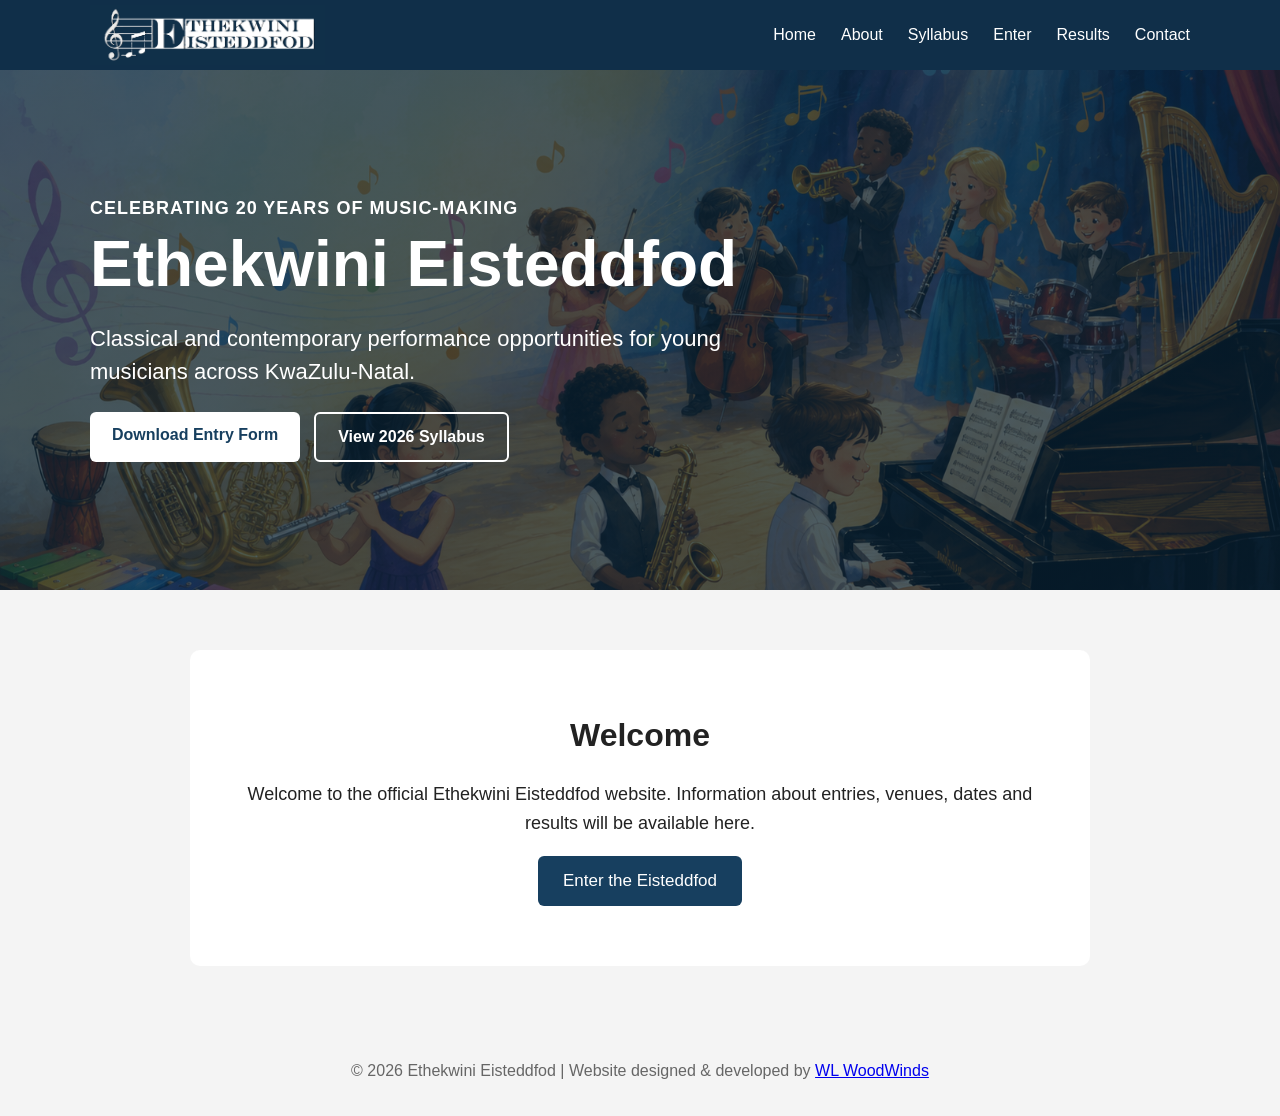
<file: index.html>
<!DOCTYPE html>
<html lang="en">

<head>
    <meta charset="UTF-8">
    <meta name="viewport" content="width=device-width, initial-scale=1.0">
    <meta name="google-site-verification" content="P15x1iPo8kJdc6YdwhXzBJdlpW1Wc4WBMWdlcgV2P_g" />
    
    <title>Ethekwini Eisteddfod</title>

    <link rel="stylesheet" href="style.css">
</head>
<div id="scroll-indicator" aria-hidden="true">

    <svg class="scroll-chevron scroll-chevron-left"
         viewBox="0 0 24 24">
        <path d="M4 8l8 8 8-8"></path>
    </svg>

    <svg class="scroll-chevron scroll-chevron-right"
         viewBox="0 0 24 24">
        <path d="M4 8l8 8 8-8"></path>
    </svg>

</div>
<body>
<nav>
    <div class="nav-container">
        <a class="logo" href="index.html">
    <img src="images/EE_logo.jpg" alt="Ethekwini Eisteddfod Logo">
</a>

        <div class="nav-links">
            <a href="index.html" class="active">Home</a>
            <a href="about.html">About</a>
            <a href="syllabus.html">Syllabus</a>
            <a href="#">Enter</a>
            <a href="enter.html">Results</a>
            <a href="contact.html">Contact</a>
        </div>
    </div>
</nav>
    <header class="hero">
    <div class="hero-overlay">
        <div class="hero-content">
            <p class="hero-kicker">Celebrating 20 years of music-making</p>

            <h1>Ethekwini Eisteddfod</h1>

            <p class="hero-text">
                Classical and contemporary performance opportunities
                for young musicians across KwaZulu-Natal.
            </p>

            <div class="hero-buttons">
                <a class="primary-button"
                    href="enter.html#download-entry">Download Entry Form</a>
                <a class="secondary-button"
                    href="syllabus.html#syllabus-download">View 2026 Syllabus</a>
            </div>
        </div>
    </div>
</header>

    <main>
        <section class="welcome">
            <h2>Welcome</h2>

            <p>
                Welcome to the official Ethekwini Eisteddfod website.
                Information about entries, venues, dates and results
                will be available here.
            </p>

            <button id="entryButton">Enter the Eisteddfod</button>

            <p id="message"></p>
        </section>
    </main>

    <footer>
    <p>
        &copy; 2026 Ethekwini Eisteddfod |
        Website designed & developed by
        <a href="https://www.facebook.com/WLWoodWindsKZN"
           target="_blank"
           rel="noopener noreferrer">
            WL WoodWinds
        </a>
    </p>
    </footer>

    <script src="script.js"></script>

</body>

</html>
</file>
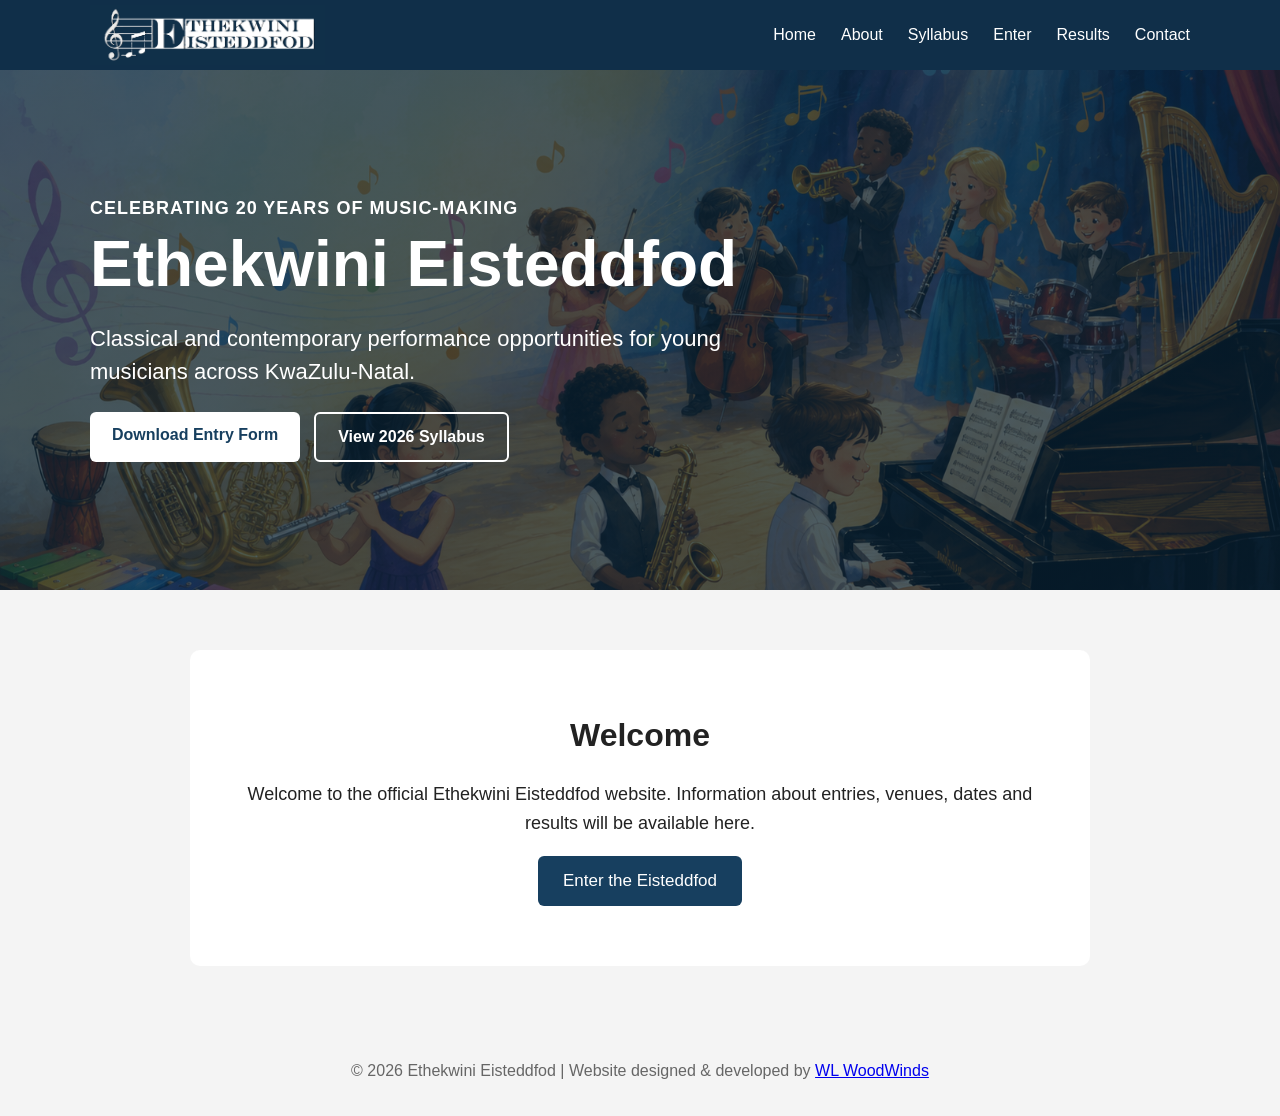
<file: Ethekwini_Eisteddfod/index.html>
<!DOCTYPE html>
<html lang="en">

<head>
    <meta charset="UTF-8">
    <meta name="viewport" content="width=device-width, initial-scale=1.0">

    <title>Ethekwini Eisteddfod</title>

    <link rel="stylesheet" href="style.css">
</head>
<div id="scroll-indicator" aria-hidden="true">

    <svg class="scroll-chevron scroll-chevron-left"
         viewBox="0 0 24 24">
        <path d="M4 8l8 8 8-8"></path>
    </svg>

    <svg class="scroll-chevron scroll-chevron-right"
         viewBox="0 0 24 24">
        <path d="M4 8l8 8 8-8"></path>
    </svg>

</div>
<body>
<nav>
    <div class="nav-container">
        <a class="logo" href="index.html">
    <img src="images/EE_logo.jpg" alt="Ethekwini Eisteddfod Logo">
</a>

        <div class="nav-links">
            <a href="index.html" class="active">Home</a>
            <a href="about.html">About</a>
            <a href="syllabus.html">Syllabus</a>
            <a href="#">Enter</a>
            <a href="enter.html">Results</a>
            <a href="contact.html">Contact</a>
        </div>
    </div>
</nav>
    <header class="hero">
    <div class="hero-overlay">
        <div class="hero-content">
            <p class="hero-kicker">Celebrating 20 years of music-making</p>

            <h1>Ethekwini Eisteddfod</h1>

            <p class="hero-text">
                Classical and contemporary performance opportunities
                for young musicians across KwaZulu-Natal.
            </p>

            <div class="hero-buttons">
                <a class="primary-button"
                    href="enter.html#download-entry">Download Entry Form</a>
                <a class="secondary-button"
                    href="syllabus.html#syllabus-download">View 2026 Syllabus</a>
            </div>
        </div>
    </div>
</header>

    <main>
        <section class="welcome">
            <h2>Welcome</h2>

            <p>
                Welcome to the official Ethekwini Eisteddfod website.
                Information about entries, venues, dates and results
                will be available here.
            </p>

            <button id="entryButton">Enter the Eisteddfod</button>

            <p id="message"></p>
        </section>
    </main>

    <footer>
    <p>
        &copy; 2026 Ethekwini Eisteddfod |
        Website designed & developed by
        <a href="https://www.facebook.com/WLWoodWindsKZN"
           target="_blank"
           rel="noopener noreferrer">
            WL WoodWinds
        </a>
    </p>
    </footer>

    <script src="script.js"></script>

</body>

</html>
</file>
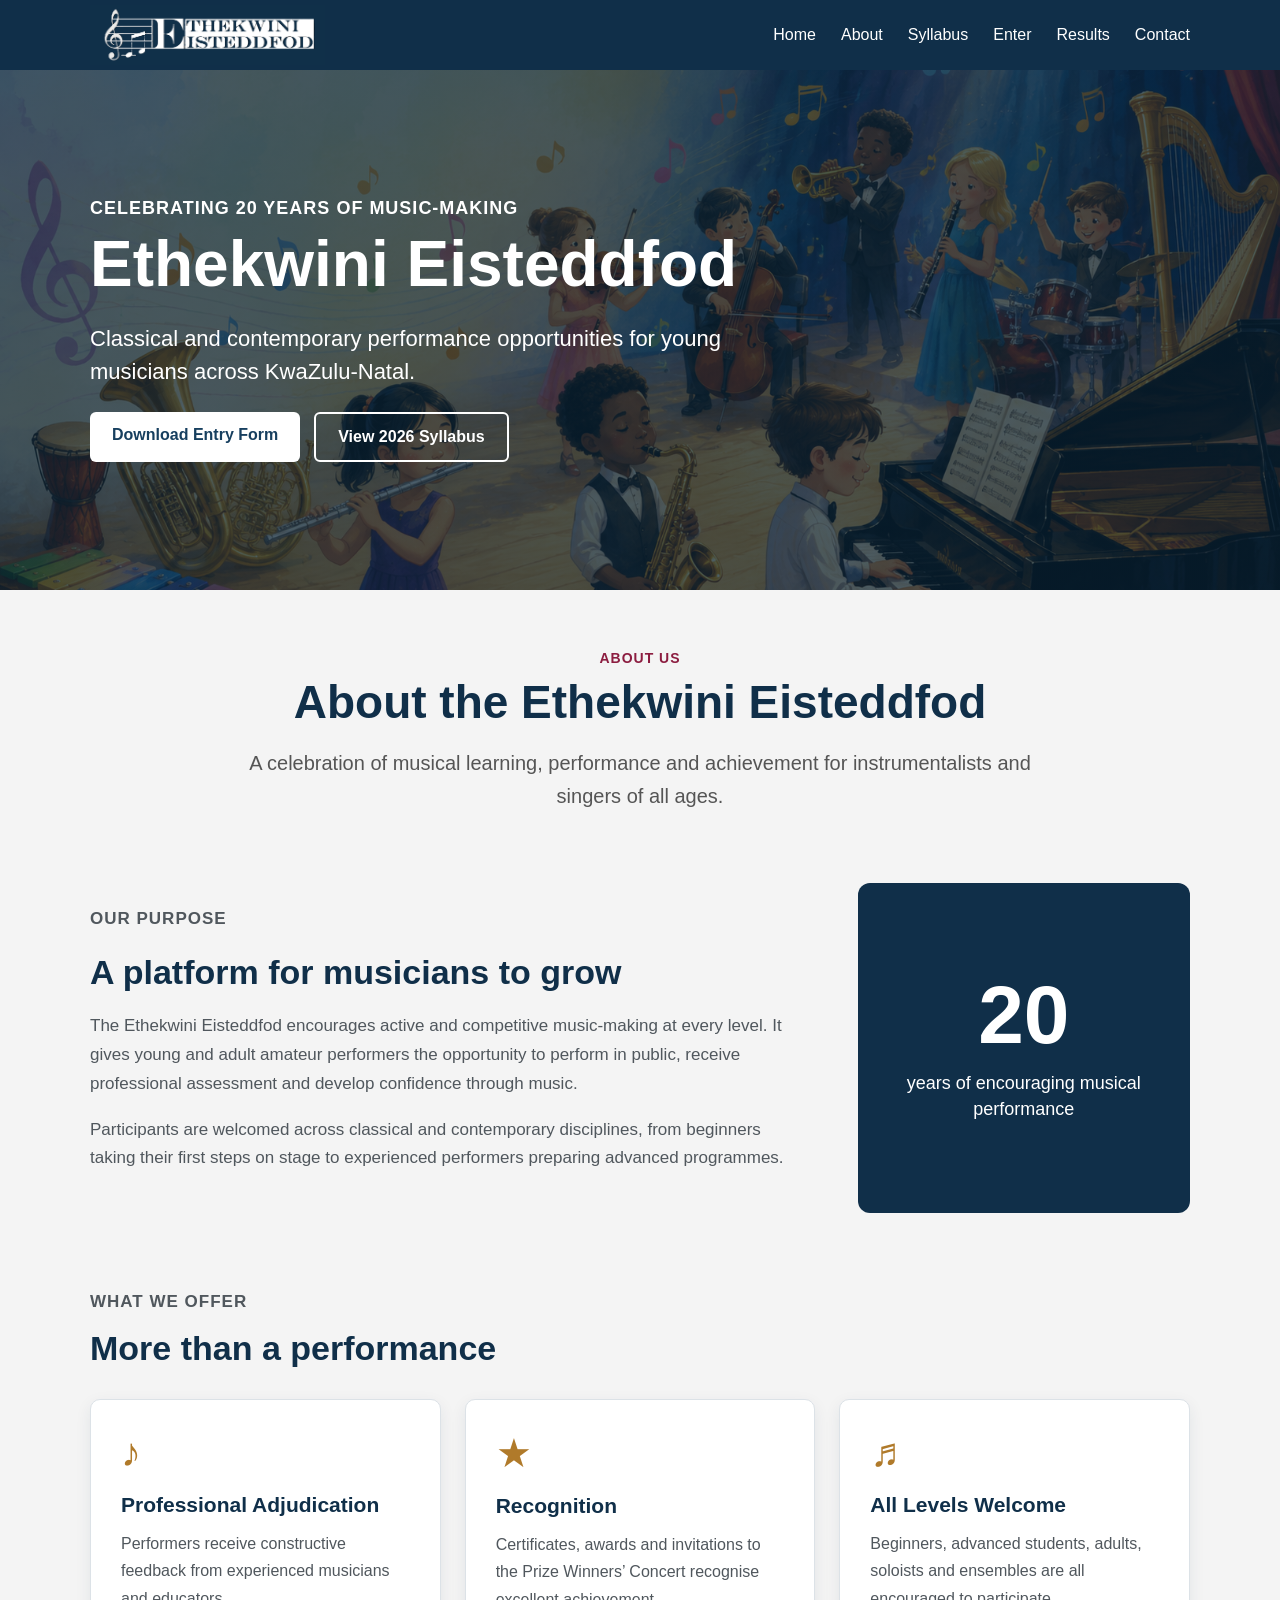
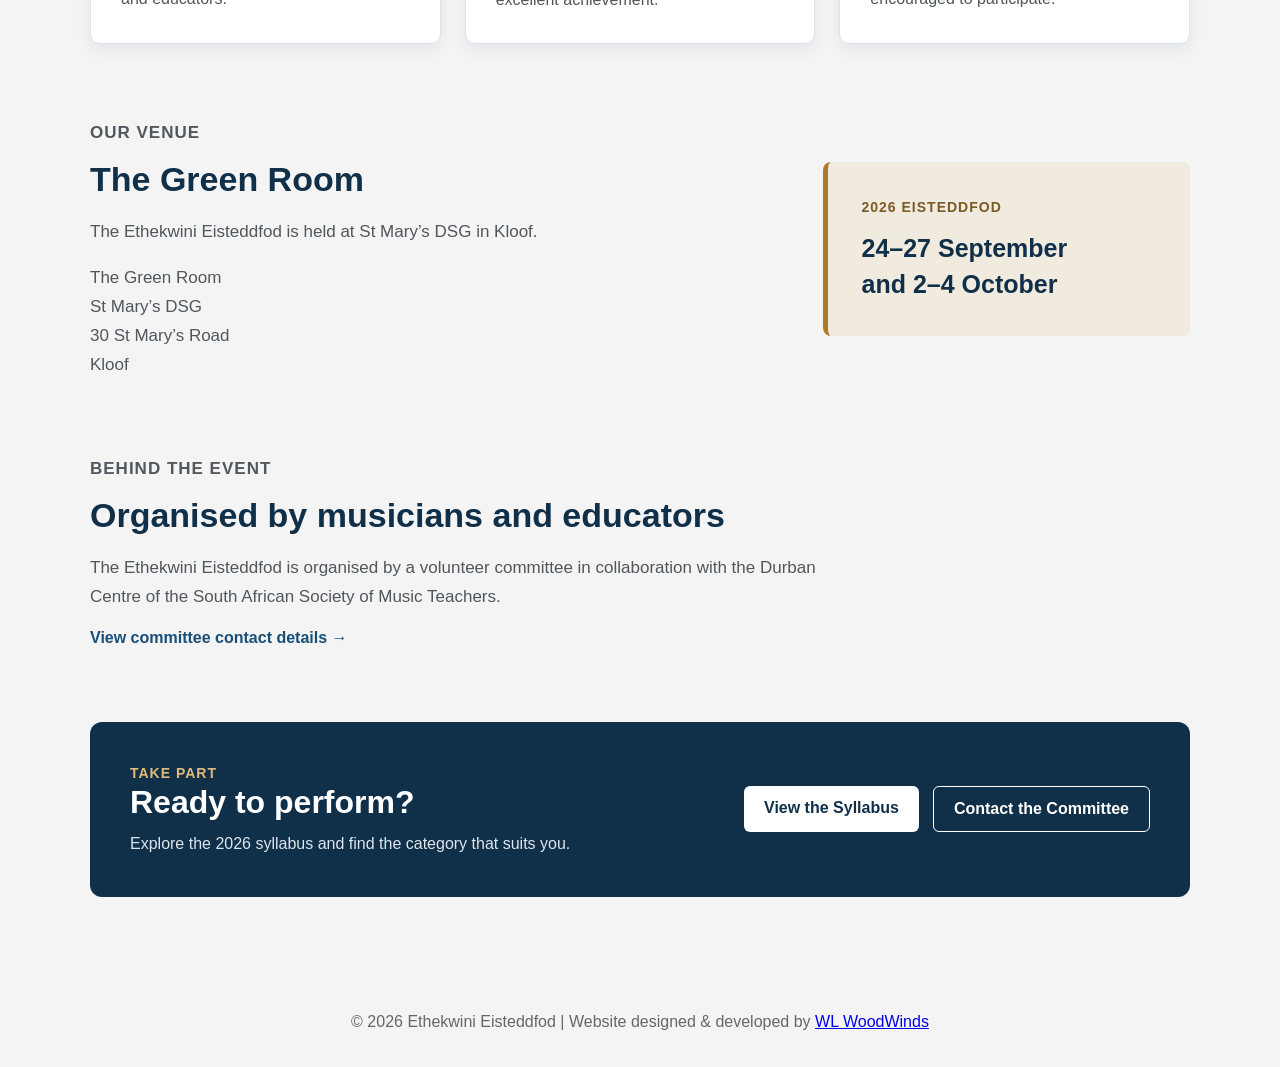
<file: about.html>
<!DOCTYPE html>
<html lang="en">

<head>
    <meta charset="UTF-8">
    <meta name="viewport" content="width=device-width, initial-scale=1.0">

    <title>About | Ethekwini Eisteddfod</title>

    <link rel="stylesheet" href="style.css">
</head>
    <div id="scroll-indicator" aria-hidden="true">

    <svg class="scroll-chevron scroll-chevron-left"
         viewBox="0 0 24 24">
        <path d="M4 8l8 8 8-8"></path>
    </svg>

    <svg class="scroll-chevron scroll-chevron-right"
         viewBox="0 0 24 24">
        <path d="M4 8l8 8 8-8"></path>
    </svg>

</div>
<body>
<nav>
    <div class="nav-container">
        <a class="logo" href="index.html">
    <img src="images/EE_logo.jpg" alt="Ethekwini Eisteddfod Logo">
</a>

        <div class="nav-links">
            <a href="index.html">Home</a>
            <a href="about.html" class="active">About</a>
            <a href="syllabus.html">Syllabus</a>
            <a href="enter.html">Enter</a>
            <a href="#">Results</a>
            <a href="contact.html">Contact</a>
        </div>
    </div>
</nav>
    <header class="hero">
    <div class="hero-overlay">
        <div class="hero-content">
            <p class="hero-kicker">Celebrating 20 years of music-making</p>

            <h1>Ethekwini Eisteddfod</h1>

            <p class="hero-text">
                Classical and contemporary performance opportunities
                for young musicians across KwaZulu-Natal.
            </p>

            <div class="hero-buttons">
                <a class="primary-button"
                    href="enter.html#download-entry">Download Entry Form</a>
                <a class="secondary-button"
                    href="syllabus.html#syllabus-download">View 2026 Syllabus</a>
            </div>
        </div>
    </div>
</header>

    <main class="about-page">

    <!-- PAGE INTRO -->

    <section class="about-intro">
        <p class="section-label">About Us</p>

        <h1>About the Ethekwini Eisteddfod</h1>

        <p class="about-lead">
            A celebration of musical learning, performance and achievement
            for instrumentalists and singers of all ages.
        </p>
    </section>


    <!-- OUR PURPOSE -->

    <section class="about-section about-purpose">

        <div class="about-text">
            <p class="section-label">Our Purpose</p>

            <h2>A platform for musicians to grow</h2>

            <p>
                The Ethekwini Eisteddfod encourages active and competitive
                music-making at every level. It gives young and adult amateur
                performers the opportunity to perform in public, receive
                professional assessment and develop confidence through music.
            </p>

            <p>
                Participants are welcomed across classical and contemporary
                disciplines, from beginners taking their first steps on stage
                to experienced performers preparing advanced programmes.
            </p>
        </div>

        <div class="about-highlight">
            <span class="highlight-number">20</span>
            <span class="highlight-text">
                years of encouraging musical performance
            </span>
        </div>

    </section>


    <!-- WHAT WE OFFER -->

    <section class="about-section">

        <div class="section-heading">
            <p class="section-label">What We Offer</p>
            <h2>More than a performance</h2>
        </div>

        <div class="about-cards">

            <article class="about-card">
                <div class="about-icon">♪</div>

                <h3>Professional Adjudication</h3>

                <p>
                    Performers receive constructive feedback from experienced
                    musicians and educators.
                </p>
            </article>

            <article class="about-card">
                <div class="about-icon">★</div>

                <h3>Recognition</h3>

                <p>
                    Certificates, awards and invitations to the Prize Winners’
                    Concert recognise excellent achievement.
                </p>
            </article>

            <article class="about-card">
                <div class="about-icon">♬</div>

                <h3>All Levels Welcome</h3>

                <p>
                    Beginners, advanced students, adults, soloists and
                    ensembles are all encouraged to participate.
                </p>
            </article>

        </div>

    </section>


    <!-- VENUE -->

    <section class="about-section venue-section">

        <div>
            <p class="section-label">Our Venue</p>

            <h2>The Green Room</h2>

            <p>
                The Ethekwini Eisteddfod is held at St Mary’s DSG in Kloof.
            </p>

            <address>
                The Green Room<br>
                St Mary’s DSG<br>
                30 St Mary’s Road<br>
                Kloof
            </address>
        </div>

        <div class="venue-panel">
            <p>2026 Eisteddfod</p>

            <strong>
                24–27 September<br>
                and 2–4 October
            </strong>
        </div>

    </section>


    <!-- COMMITTEE -->

    <section class="about-section committee-section">

        <p class="section-label">Behind the Event</p>

        <h2>Organised by musicians and educators</h2>

        <p>
            The Ethekwini Eisteddfod is organised by a volunteer committee
            in collaboration with the Durban Centre of the South African
            Society of Music Teachers.
        </p>

        <a class="text-link" href="contact.html">
            View committee contact details →
        </a>

    </section>


    <!-- CALL TO ACTION -->

    <section class="about-cta">

        <div>
            <p class="section-label">Take Part</p>

            <h2>Ready to perform?</h2>

            <p>
                Explore the 2026 syllabus and find the category that suits you.
            </p>
        </div>

        <div class="about-cta-buttons">
            <a class="button-primary" href="syllabus.html">
                View the Syllabus
            </a>

            <a class="button-secondary" href="contact.html">
                Contact the Committee
            </a>
        </div>

    </section>

</main>

    <footer>
    <p>
        &copy; 2026 Ethekwini Eisteddfod |
        Website designed & developed by
        <a href="https://www.facebook.com/WLWoodWindsKZN"
           target="_blank"
           rel="noopener noreferrer">
            WL WoodWinds
        </a>
    </p>
    </footer>

    <script src="script.js"></script>

</body>

</html>
</file>
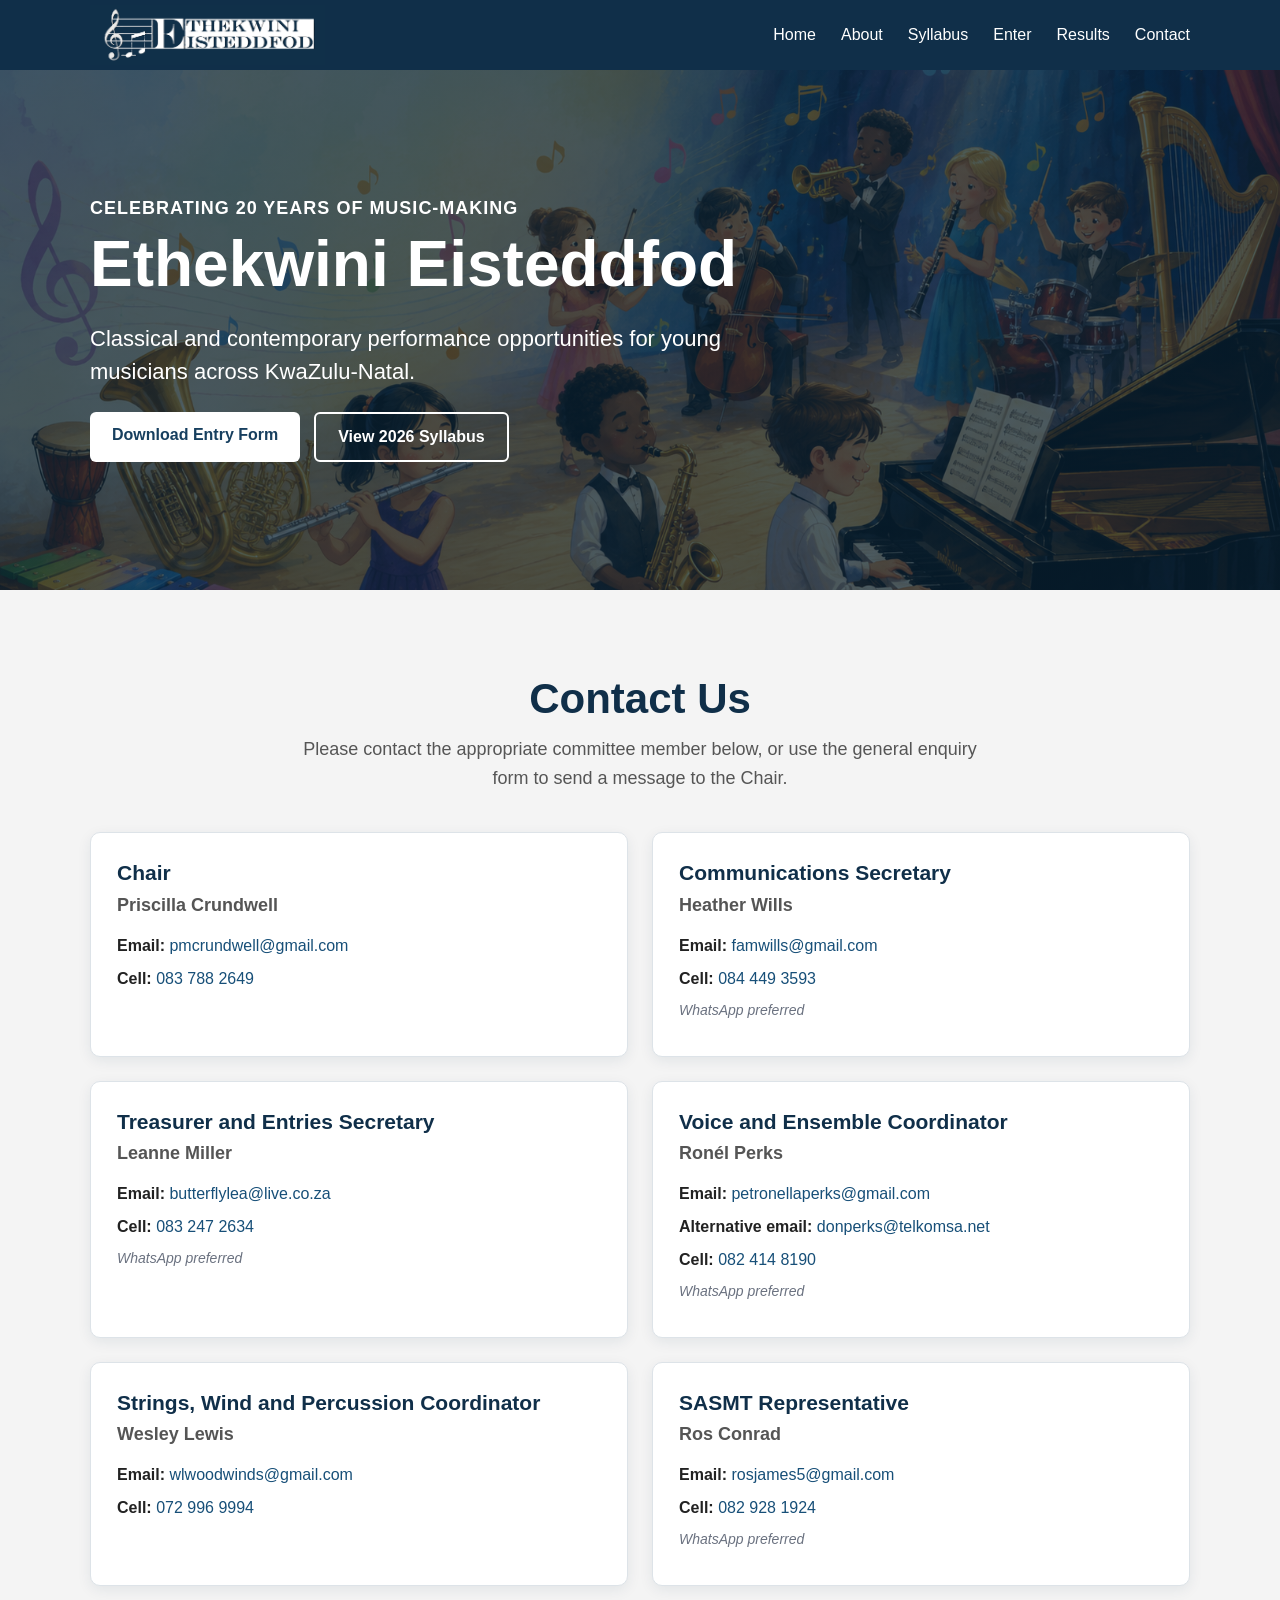
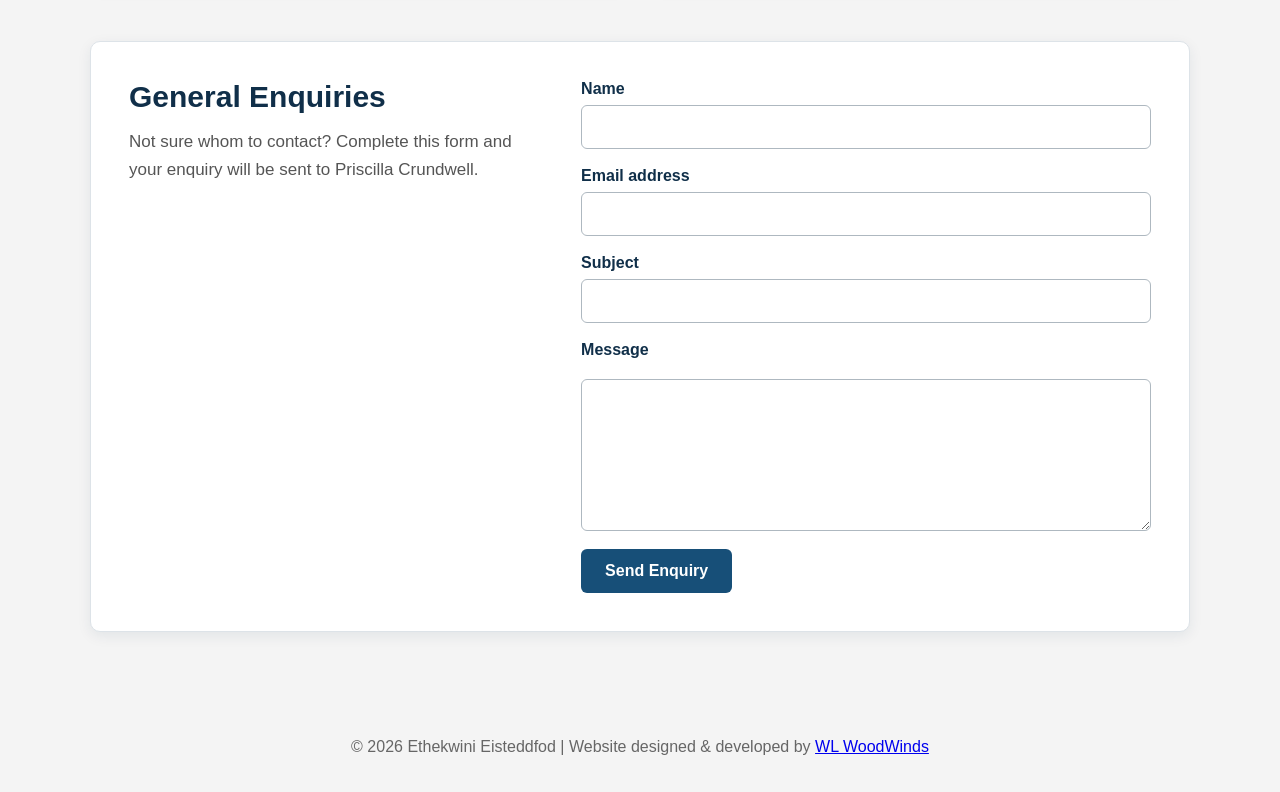
<file: contact.html>
<!DOCTYPE html>
<html lang="en">

<head>
    <meta charset="UTF-8">
    <meta name="viewport" content="width=device-width, initial-scale=1.0">

    <title>Contact | Ethekwini Eisteddfod</title>

    <link rel="stylesheet" href="style.css">
</head>
<div id="scroll-indicator" aria-hidden="true">

    <svg class="scroll-chevron scroll-chevron-left"
         viewBox="0 0 24 24">
        <path d="M4 8l8 8 8-8"></path>
    </svg>

    <svg class="scroll-chevron scroll-chevron-right"
         viewBox="0 0 24 24">
        <path d="M4 8l8 8 8-8"></path>
    </svg>

</div>
<body>
<nav>
    <div class="nav-container">
        <a class="logo" href="index.html">
    <img src="images/EE_logo.jpg" alt="Ethekwini Eisteddfod Logo">
</a>

        <div class="nav-links">
            <a href="index.html">Home</a>
            <a href="about.html">About</a>
            <a href="syllabus.html">Syllabus</a>
            <a href="enter.html">Enter</a>
            <a href="#">Results</a>
            <a href="contact.html" class="active">Contact</a>
        </div>
    </div>
</nav>
    <header class="hero">
    <div class="hero-overlay">
        <div class="hero-content">
            <p class="hero-kicker">Celebrating 20 years of music-making</p>

            <h1>Ethekwini Eisteddfod</h1>

            <p class="hero-text">
                Classical and contemporary performance opportunities
                for young musicians across KwaZulu-Natal.
            </p>

            <div class="hero-buttons">
                <a class="primary-button"
                    href="enter.html#download-entry">Download Entry Form</a>
                <a class="secondary-button"
                    href="syllabus.html#syllabus-download">View 2026 Syllabus</a>
            </div>
        </div>
    </div>
</header>

    <main class="contact-page">

    <section class="contact-intro">
        <h1>Contact Us</h1>

        <p>
            Please contact the appropriate committee member below,
            or use the general enquiry form to send a message to the Chair.
        </p>
    </section>

    <section class="contact-details">

        <article class="contact-card">
            <h2>Chair</h2>
            <h3>Priscilla Crundwell</h3>

            <p>
                <strong>Email:</strong>
                <a href="mailto:pmcrundwell@gmail.com">
                    pmcrundwell@gmail.com
                </a>
            </p>

            <p>
                <strong>Cell:</strong>
                <a href="tel:+27837882649">
                    083 788 2649
                </a>
            </p>
        </article>

        <article class="contact-card">
            <h2>Communications Secretary</h2>
            <h3>Heather Wills</h3>

            <p>
                <strong>Email:</strong>
                <a href="mailto:famwills@gmail.com">
                    famwills@gmail.com
                </a>
            </p>

            <p>
                <strong>Cell:</strong>
                <a href="tel:+27844493593">
                    084 449 3593
                </a>
            </p>

            <p class="contact-note">WhatsApp preferred</p>
        </article>

        <article class="contact-card">
            <h2>Treasurer and Entries Secretary</h2>
            <h3>Leanne Miller</h3>

            <p>
                <strong>Email:</strong>
                <a href="mailto:butterflylea@live.co.za">
                    butterflylea@live.co.za
                </a>
            </p>

            <p>
                <strong>Cell:</strong>
                <a href="tel:+27832472634">
                    083 247 2634
                </a>
            </p>

            <p class="contact-note">WhatsApp preferred</p>
        </article>

        <article class="contact-card">
            <h2>Voice and Ensemble Coordinator</h2>
            <h3>Ronél Perks</h3>

            <p>
                <strong>Email:</strong>
                <a href="mailto:petronellaperks@gmail.com">
                    petronellaperks@gmail.com
                </a>
            </p>

            <p>
                <strong>Alternative email:</strong>
                <a href="mailto:donperks@telkomsa.net">
                    donperks@telkomsa.net
                </a>
            </p>

            <p>
                <strong>Cell:</strong>
                <a href="tel:+27824148190">
                    082 414 8190
                </a>
            </p>

            <p class="contact-note">WhatsApp preferred</p>
        </article>

        <article class="contact-card">
            <h2>Strings, Wind and Percussion Coordinator</h2>
            <h3>Wesley Lewis</h3>

            <p>
                <strong>Email:</strong>
                <a href="mailto:wlwoodwinds@gmail.com">
                    wlwoodwinds@gmail.com
                </a>
            </p>

            <p>
                <strong>Cell:</strong>
                <a href="tel:+27729969994">
                    072 996 9994
                </a>
            </p>
        </article>

        <article class="contact-card">
            <h2>SASMT Representative</h2>
            <h3>Ros Conrad</h3>

            <p>
                <strong>Email:</strong>
                <a href="mailto:rosjames5@gmail.com">
                    rosjames5@gmail.com
                </a>
            </p>

            <p>
                <strong>Cell:</strong>
                <a href="tel:+27829281924">
                    082 928 1924
                </a>
            </p>

            <p class="contact-note">WhatsApp preferred</p>
        </article>

    </section>

    <section class="general-enquiry">

        <div class="form-introduction">
            <h2>General Enquiries</h2>

            <p>
                Not sure whom to contact? Complete this form and your
                enquiry will be sent to Priscilla Crundwell.
            </p>
        </div>

        <form
            class="contact-form"
            action="https://formspree.io/f/YOUR_FORM_ID"
            method="POST"
        >

            <div class="form-group">
                <label for="name">Name</label>

                <input
                    type="text"
                    id="name"
                    name="name"
                    autocomplete="name"
                    required
                >
            </div>

            <div class="form-group">
                <label for="email">Email address</label>

                <input
                    type="email"
                    id="email"
                    name="email"
                    autocomplete="email"
                    required
                >
            </div>

            <div class="form-group">
                <label for="subject">Subject</label>

                <input
                    type="text"
                    id="subject"
                    name="subject"
                    required
                >
            </div>

            <div class="form-group">
                <label for="message">Message</label>

                <textarea
                    id="message"
                    name="message"
                    rows="7"
                    required
                ></textarea>
            </div>

            <input
                type="hidden"
                name="_subject"
                value="New Ethekwini Eisteddfod Website Enquiry"
            >

            <button type="submit">Send Enquiry</button>

        </form>

    </section>

</main>

    <footer>
    <p>
        &copy; 2026 Ethekwini Eisteddfod |
        Website designed & developed by
        <a href="https://www.facebook.com/WLWoodWindsKZN"
           target="_blank"
           rel="noopener noreferrer">
            WL WoodWinds
        </a>
    </p>
    </footer>

    <script src="script.js"></script>

</body>

</html>
</file>
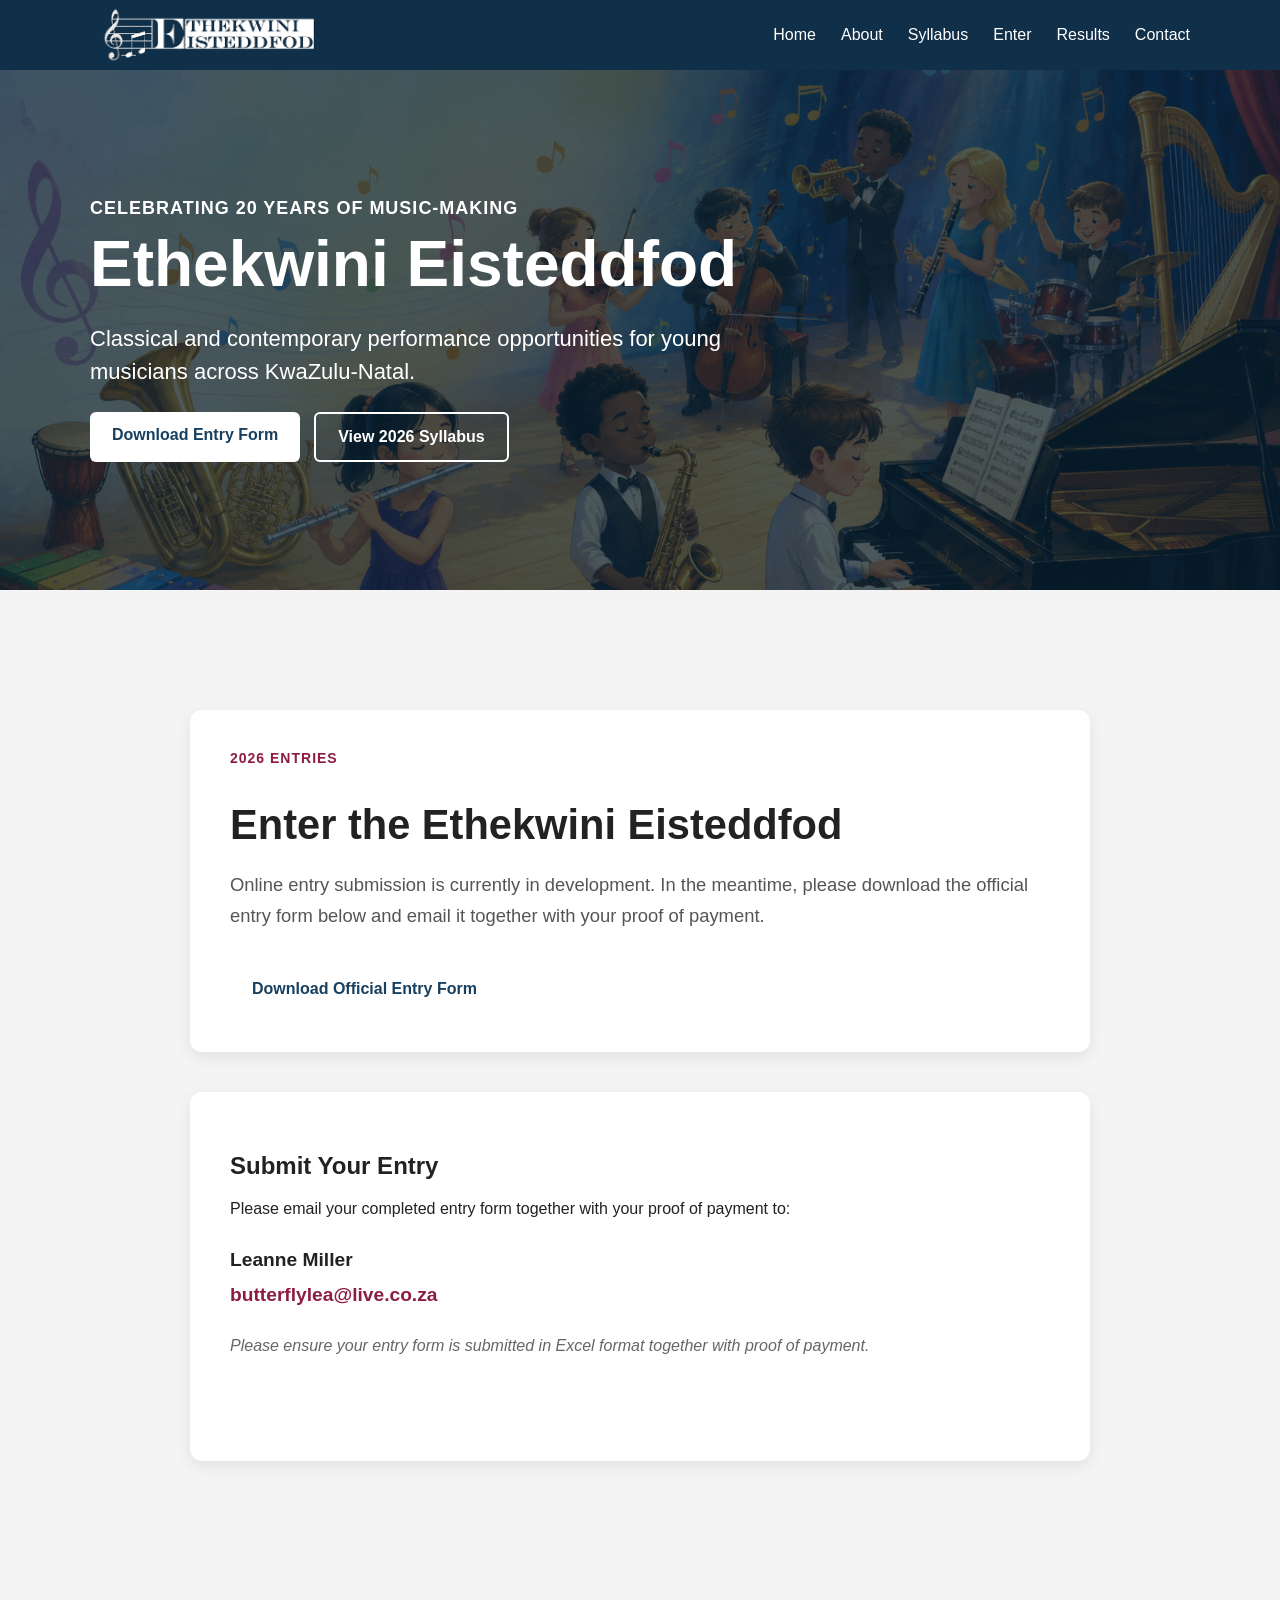
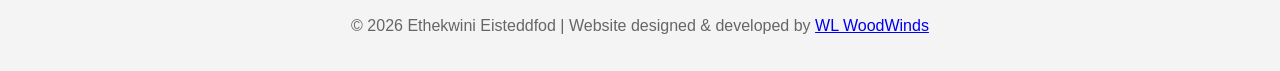
<file: enter.html>
<!DOCTYPE html>
<html lang="en">

<head>
    <meta charset="UTF-8">
    <meta name="viewport" content="width=device-width, initial-scale=1.0">

    <title>Enter | Ethekwini Eisteddfod</title>

    <link rel="stylesheet" href="style.css">    
</head>
<div id="scroll-indicator" aria-hidden="true">

    <svg class="scroll-chevron scroll-chevron-left"
         viewBox="0 0 24 24">
        <path d="M4 8l8 8 8-8"></path>
    </svg>

    <svg class="scroll-chevron scroll-chevron-right"
         viewBox="0 0 24 24">
        <path d="M4 8l8 8 8-8"></path>
    </svg>

</div>
<body>
<nav>
    <div class="nav-container">
        <a class="logo" href="index.html">
    <img src="images/EE_logo.jpg" alt="Ethekwini Eisteddfod Logo">
</a>

        <div class="nav-links">
            <a href="index.html">Home</a>
            <a href="about.html">About</a>
            <a href="syllabus.html">Syllabus</a>
            <a href="enter.html"class="active">Enter</a>
            <a href="#">Results</a>
            <a href="contact.html">Contact</a>
        </div>
    </div>
</nav>
    <header class="hero">
    <div class="hero-overlay">
        <div class="hero-content">
            <p class="hero-kicker">Celebrating 20 years of music-making</p>

            <h1>Ethekwini Eisteddfod</h1>

            <p class="hero-text">
                Classical and contemporary performance opportunities
                for young musicians across KwaZulu-Natal.
            </p>

            <div class="hero-buttons">
                <a class="primary-button"
                    href="enter.html#download-entry">Download Entry Form</a>
                <a class="secondary-button"
                    href="syllabus.html#syllabus-download">View 2026 Syllabus</a>
            </div>
        </div>
    </div>
</header>

    <main class="enter-page">

    <section class="enter-hero" id="download-entry">

        <p class="section-label">2026 Entries</p>

        <h1>Enter the Ethekwini Eisteddfod</h1>

        <p class="enter-lead">
            Online entry submission is currently in development.
            In the meantime, please download the official entry form
            below and email it together with your proof of payment.
        </p>

        <a id="entry-download-button"
           class="primary-button"
           href="docs/Ethekwini_Eisteddfod_2026_Entry_Form.xlsx"
           download>
            Download Official Entry Form
        </a>

    </section>

    <section class="submit-entry">

        <h2>Submit Your Entry</h2>

        <p>
            Please email your completed entry form together with
            your proof of payment to:
        </p>

        <p class="entry-email">
            <strong>Leanne Miller</strong><br>
            <a href="mailto:butterflylea@live.co.za">
                butterflylea@live.co.za
            </a>
        </p>

        <p class="entry-note">
            Please ensure your entry form is submitted in Excel format
            together with proof of payment.
        </p>

        <a class="secondary-button" href="contact.html">
            Contact Us
        </a>

    </section>

</main>

    <footer>
    <p>
        &copy; 2026 Ethekwini Eisteddfod |
        Website designed & developed by
        <a href="https://www.facebook.com/WLWoodWindsKZN"
           target="_blank"
           rel="noopener noreferrer">
            WL WoodWinds
        </a>
    </p>
    </footer>

    <script src="script.js"></script>

</body>

</html>
</file>
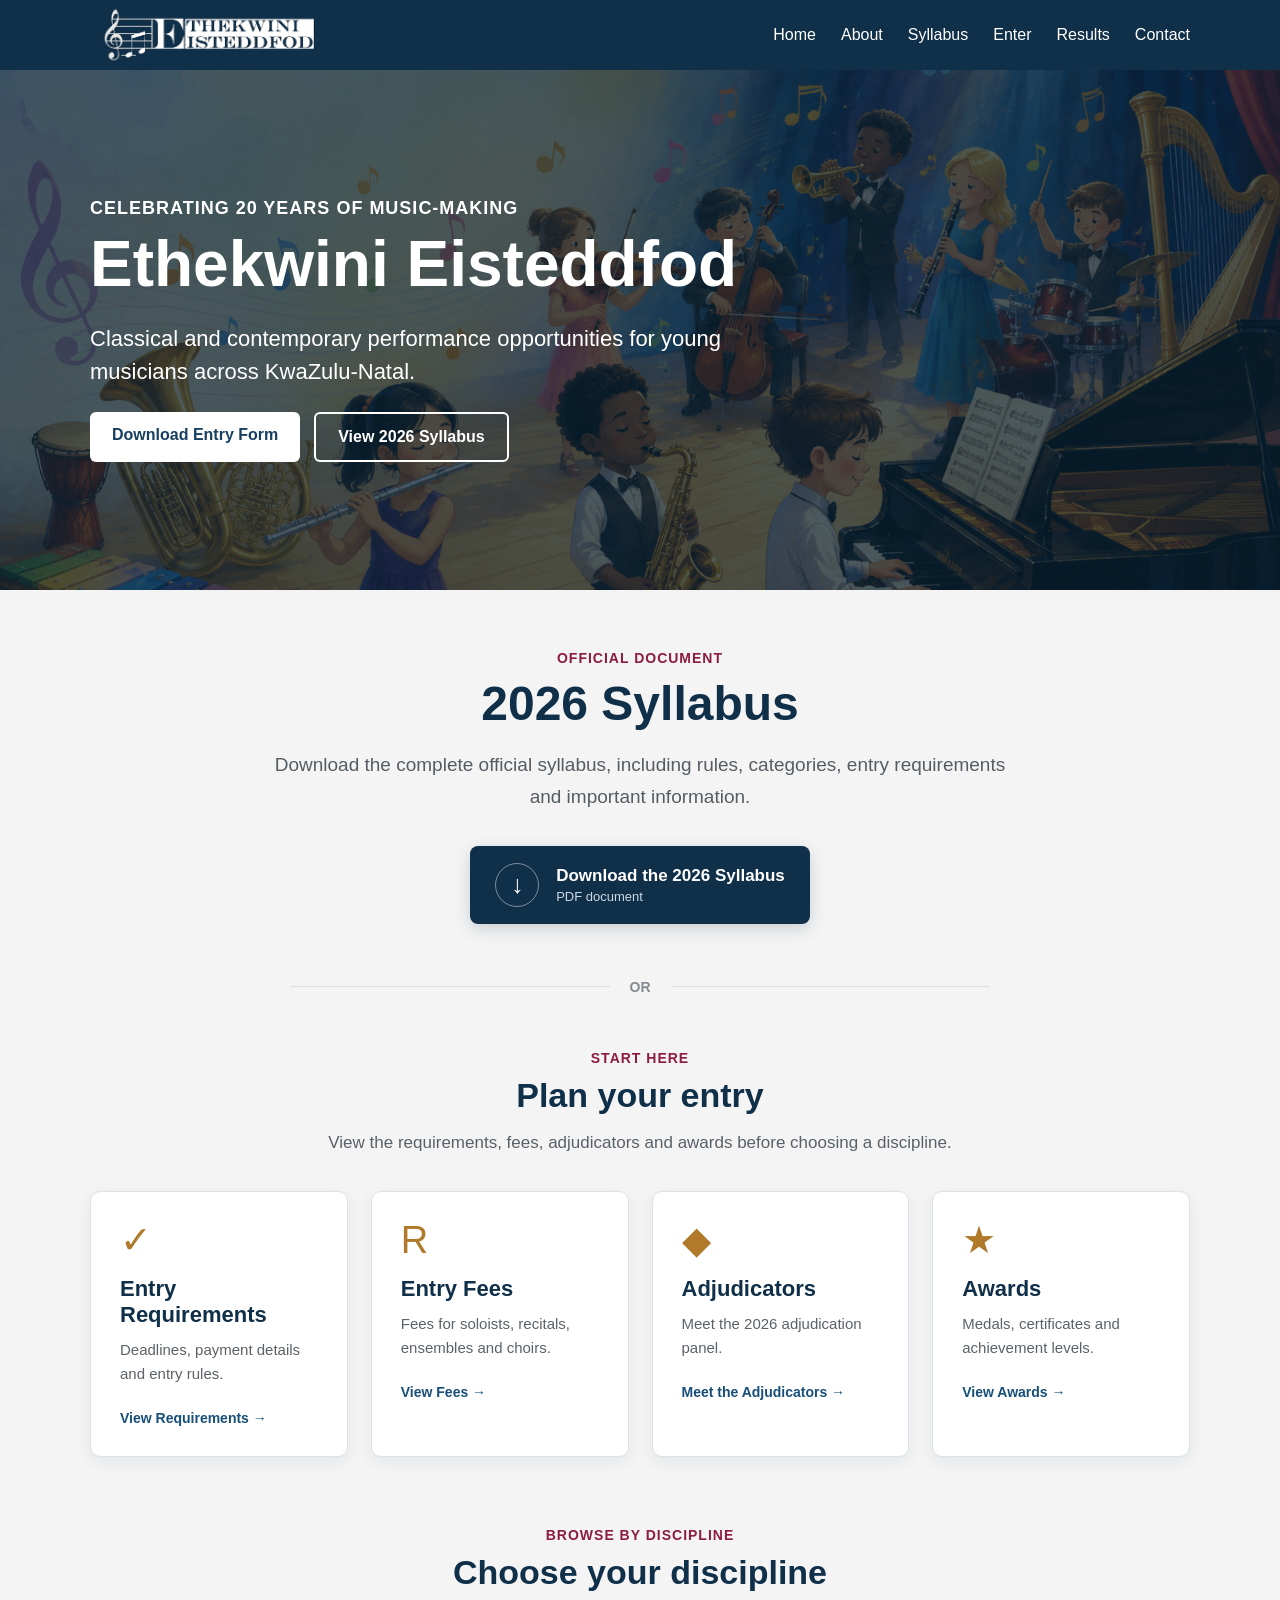
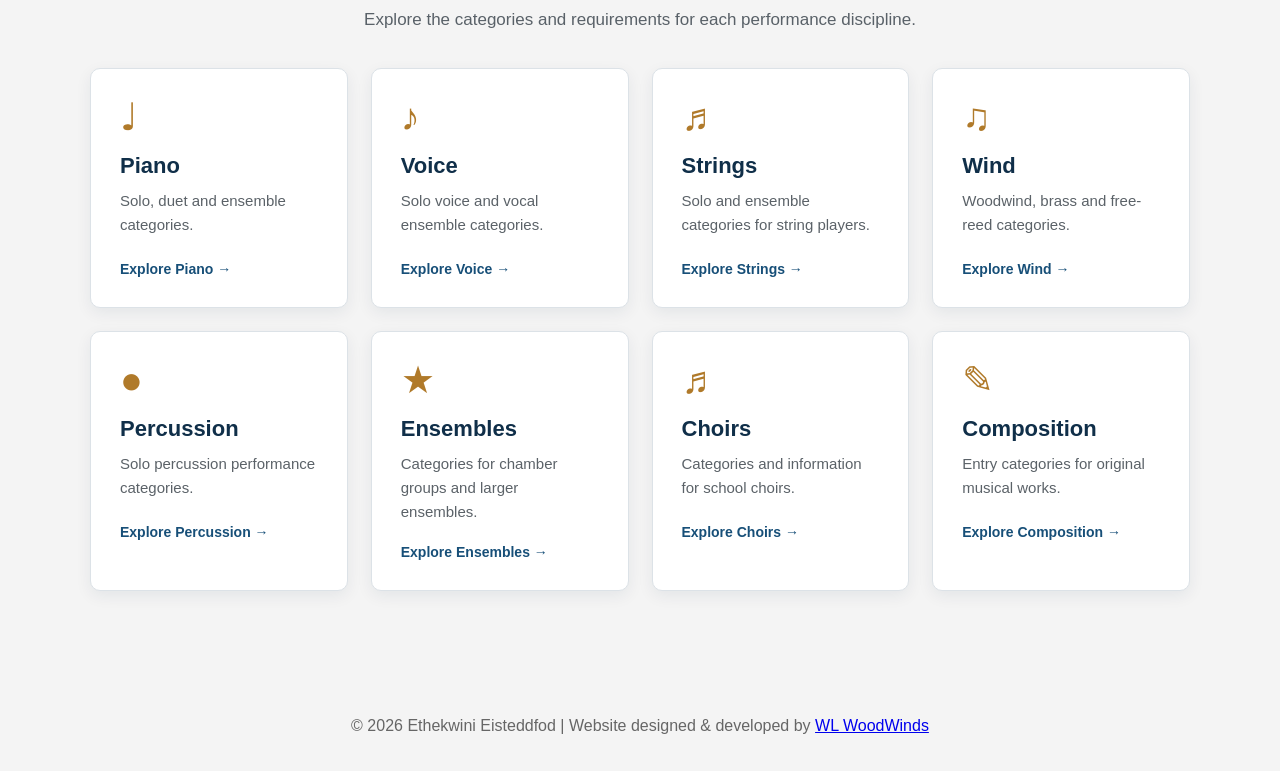
<file: syllabus.html>
<!DOCTYPE html>
<html lang="en">

<head>
    <meta charset="UTF-8">
    <meta name="viewport" content="width=device-width, initial-scale=1.0">

    <title>Syllabus | Ethekwini Eisteddfod</title>

    <link rel="stylesheet" href="style.css">
</head>
<body>
<div id="scroll-indicator" aria-hidden="true">

    <svg class="scroll-chevron scroll-chevron-left"
         viewBox="0 0 24 24">
        <path d="M4 8l8 8 8-8"></path>
    </svg>

    <svg class="scroll-chevron scroll-chevron-right"
         viewBox="0 0 24 24">
        <path d="M4 8l8 8 8-8"></path>
    </svg>

</div>

<nav>
    
    <div class="nav-container">
        <a class="logo" href="index.html">
    <img src="images/EE_logo.jpg" alt="Ethekwini Eisteddfod Logo">
</a>

        <div class="nav-links">
            <a href="index.html">Home</a>
            <a href="about.html">About</a>
            <a href="syllabus.html" class="active">Syllabus</a>
            <a href="enter.html">Enter</a>
            <a href="#">Results</a>
            <a href="contact.html">Contact</a>
        </div>
    </div>
</nav>
    <header class="hero">
    <div class="hero-overlay">
        <div class="hero-content">
            <p class="hero-kicker">Celebrating 20 years of music-making</p>

            <h1>Ethekwini Eisteddfod</h1>

            <p class="hero-text">
                Classical and contemporary performance opportunities
                for young musicians across KwaZulu-Natal.
            </p>

            <div class="hero-buttons">
                <a class="primary-button"
                    href="enter.html#download-entry">Download Entry Form</a>
                <a class="secondary-button"
                    href="syllabus.html#syllabus-download">View 2026 Syllabus</a>
            </div>
        </div>
    </div>
</header>

    <main class="syllabus-page">

    <!-- SYLLABUS INTRO -->

    <section class="syllabus-intro" id="syllabus-download">

        <p class="section-label">Official Document</p>

        <h1>2026 Syllabus</h1>

        <p class="syllabus-lead">
            Download the complete official syllabus, including rules,
            categories, entry requirements and important information.
        </p>

        <a
            class="syllabus-download"
            href="docs/Ethekwini_Eisteddfod_2026_Syllabus.PDF"
            download
        >
            <span class="download-icon">↓</span>

            <span>
                <strong>Download the 2026 Syllabus</strong>
                <small>PDF document</small>
            </span>
        </a>

    </section>


    <!-- DIVIDER -->

    <div class="syllabus-divider">
        <span>or</span>
    </div>


    <!-- EXPLORE -->

    <section class="syllabus-explore">

        <div class="section-heading">
    <p class="section-label">Start Here</p>

    <h2>Plan your entry</h2>

    <p>
        View the requirements, fees, adjudicators and awards
        before choosing a discipline.
    </p>
</div>

<div class="discipline-grid plan-grid">

    <a class="discipline-card" href="#entry-requirements" id="requirements-card">
        <span class="discipline-icon">✓</span>
        <h3>Entry Requirements</h3>
        <p>Deadlines, payment details and entry rules.</p>
        <span class="card-link">View Requirements →</span>
    </a>

    <a class="discipline-card" href="#entry-fees" id="fees-card">
        <span class="discipline-icon">R</span>
        <h3>Entry Fees</h3>
        <p>Fees for soloists, recitals, ensembles and choirs.</p>
        <span class="card-link">View Fees →</span>
    </a>

    <a class="discipline-card" href="#adjudicators" id="adjudicators-card">
        <span class="discipline-icon">◆</span>
        <h3>Adjudicators</h3>
        <p>Meet the 2026 adjudication panel.</p>
        <span class="card-link">Meet the Adjudicators →</span>
    </a>

    <a class="discipline-card" href="#awards" id="awards-card">
        <span class="discipline-icon">★</span>
        <h3>Awards</h3>
        <p>Medals, certificates and achievement levels.</p>
        <span class="card-link">View Awards →</span>
    </a>

</div>

<section class="adjudicators-section" id="adjudicators" hidden>

    <div class="section-heading">
        <p class="section-label">2026 Adjudication Panel</p>
        <h2>Meet Our Adjudicators</h2>
        <p>
            Click an adjudicator below to learn more about their
            experience and background.
        </p>
    </div>

    <div class="adjudicator-accordion">

        <!-- LUKE HOLDER -->
        <article class="adjudicator-item">

            <button class="adjudicator-toggle" type="button">

                <img
                    src="images/Adj_LukeHolder.jpg"
                    alt="Luke Holder"
                    class="adjudicator-thumb">

                <span class="adjudicator-title">
                    <strong>Luke Holder</strong>
                    <small>Piano • Vocal • Percussion</small>
                </span>

                <span class="adjudicator-arrow">+</span>

            </button>

            <div class="adjudicator-content">

                <div class="adjudicator-content-inner">

                    <img
                        src="images/Adj_LukeHolder.jpg"
                        alt="Luke Holder"
                        class="adjudicator-photo">

                    <div class="adjudicator-bio">

                        <h3>Luke Holder</h3>

                        <p class="adjudicator-speciality">
                            Piano • Vocal • Percussion • Conductor • Theatre
                        </p>

                        <p>
                            Luke Holder is a distinguished South African musician,
                            conductor, educator, and theatre practitioner, widely
                            respected for his multifaceted expertise in music
                            performance, music education, and production design.
                            With over two decades of experience in the performing
                            arts, his career reflects a seamless fusion of academic
                            excellence, technical mastery, and creative innovation.
                        </p>

                        <p>
                            Holder's formal training in music began early, earning a
                            Licentiate (LTCL) in Piano Performance, followed by an
                            Associate (ATCL) in Organ Performance. His academic
                            pursuits include a BA in Drama and Linguistics from the
                            University of Natal, and an Honours degree in Applied
                            Mathematics from UKZN, demonstrating an exceptional
                            ability to integrate artistic and analytical disciplines.
                        </p>

                        <p>
                            A versatile and accomplished musician, Holder has served
                            as a conductor and accompanist for both orchestral and
                            choral ensembles, and has performed professionally in
                            acclaimed productions such as <em>My Fair Lady</em> and
                            <em>Cinderella</em> under Ralph Lawson. He has directed
                            and musically led numerous large-scale theatrical
                            productions including <em>Man of La Mancha</em>,
                            <em>Footloose</em>, <em>Into the Woods</em>, and the South
                            African premieres of <em>High School Musical</em> and its
                            sequel.
                        </p>

                        <p>
                            His musical direction and compositional work have been
                            commissioned internationally, notably by the Apelsinchik
                            Cantabile Chamber Choir in Moscow, and his choral
                            arrangements remain in permanent repertoire for ensembles
                            such as the KZN Youth Choir and UCT Chamber Choir.
                        </p>

                        <p>
                            Holder's influence extends deeply into education. He has
                            taught music, drama and mathematics at leading institutions
                            including Kearsney College, Westville Boys' High School,
                            and Hilton College, where he served as Director of Creative
                            and Performing Arts.
                        </p>

                        <p>
                            He also lectured in Ethnomusicology at the prestigious
                            Berklee College of Music in Boston, starting a department
                            that is still an active part of the curricular offering at
                            the College. His contributions to curriculum development
                            and textbook authorship reflect his commitment to
                            accessible, high-quality music and drama education across
                            under-resourced contexts.
                        </p>

                        <p>
                            He has served as chief examiner for the DBE in both
                            Dramatic Arts and Music, and was part of the original team
                            that wrote the current CAPS documents for both subjects.
                        </p>

                        <p>
                            Beyond his musical qualifications, Holder is highly skilled
                            in sound engineering, lighting design, and multimedia
                            integration, with proficiency in industry-standard
                            platforms such as QLab, Cubase, and Adobe Audition.
                            His holistic understanding of the technical and artistic
                            dimensions of performance allows him to realise complex
                            productions with both finesse and vision.
                        </p>

                        <p>
                            Holder's work has earned him significant recognition,
                            including an Honorary Award for Youth Development in
                            Education, Performing Arts, Entrepreneurship, and
                            Leadership at the KZN Young Achievers Awards in 2019.
                            As an adjudicator, coach, and mentor, he continues to shape
                            the next generation of performing artists, while actively
                            contributing to the evolution of South Africa's cultural
                            and artistic landscape.
                        </p>

                    </div>

                </div>

            </div>

        </article>


        <!-- JENNIFER DU PLESSIS -->
        <article class="adjudicator-item">

            <button class="adjudicator-toggle" type="button">

                <img
                    src="images/Adj_JennyDuPlessis.jpeg"
                    alt="Jennifer du Plessis"
                    class="adjudicator-thumb">

                <span class="adjudicator-title">
                    <strong>Jennifer du Plessis</strong>
                    <small>Wind</small>
                </span>

                <span class="adjudicator-arrow">+</span>

            </button>

            <div class="adjudicator-content">

                <div class="adjudicator-content-inner">

                    <img
                        src="images/Adj_JennyDuPlessis.jpeg"
                        alt="Jennifer du Plessis"
                        class="adjudicator-photo">

                    <div class="adjudicator-bio">

                        <h3>Jennifer du Plessis</h3>

                        <p class="adjudicator-speciality">
                            Wind • Piano • Theory • Trinity College London
                        </p>

                        <p>
                            Jennifer du Plessis is an experienced music educator with over
                            twenty years of teaching experience in independent schools and
                            private practice in KwaZulu-Natal. Her work focuses particularly
                            on preparing pupils for international music examinations and
                            school-based assessments, guiding learners to develop strong
                            technical foundations, musical understanding, and confident
                            performance skills.
                        </p>

                        <p>
                            Jennifer completed her schooling at The Wykeham Collegiate.
                            She later completed the DipABRSM in 2006. Her teaching is
                            supported by ongoing professional development in areas such
                            as choral conducting, Orff education, and music pedagogy.
                        </p>

                        <p>
                            Throughout her career, Jennifer has prepared pupils for a wide
                            range of graded and diploma-level examinations through Trinity
                            College London and ABRSM. She has extensive experience guiding
                            students through all aspects of exam preparation, including
                            repertoire selection, technical development, musical
                            interpretation, and performance readiness.
                        </p>

                        <p>
                            In addition, she assists learners preparing for school music
                            assessments, including the practical and theory components of
                            the Independent Examinations Board (IEB) matric music programme.
                        </p>

                        <p>
                            Jennifer has taught at several respected schools in
                            Pietermaritzburg, including The Wykeham Collegiate,
                            St Charles College, and Epworth School. Since 2003 she has also
                            been associated with Hilton College, where she teaches clarinet,
                            saxophone, piano and theory and supports pupils preparing for the
                            practical component of IEB matric music.
                        </p>

                        <p>
                            From 2024 to 2026 she served as Head of Culture and Music teacher
                            at Cordwalles Preparatory School. From April 2026 she will focus
                            entirely on private music teaching.
                        </p>

                        <p>
                            In addition to her teaching work, Jennifer is a published author
                            for Pearson Education and Shuter &amp; Shooter, contributing
                            performing arts content for South African Life Skills textbooks.
                            She currently serves as the KwaZulu-Natal representative for
                            Trinity College London, coordinating and facilitating music
                            examinations across the region.
                        </p>

                        <p>
                            Jennifer is passionate about supporting young musicians in
                            achieving their full potential, helping them succeed in
                            examinations while fostering a lifelong appreciation for music.
                        </p>

                    </div>

                </div>

            </div>

        </article>


        <!-- CLAIRE MATHEWS -->
        <article class="adjudicator-item">

            <button class="adjudicator-toggle" type="button">

                <img
                    src="images/Adj_ClaireMathews.jpg"
                    alt="Claire Mathews"
                    class="adjudicator-thumb">

                <span class="adjudicator-title">
                    <strong>Claire Mathews</strong>
                    <small>Strings</small>
                </span>

                <span class="adjudicator-arrow">+</span>

            </button>

            <div class="adjudicator-content">

                <div class="adjudicator-content-inner">

                    <img
                        src="images/Adj_ClaireMathews.jpg"
                        alt="Claire Mathews"
                        class="adjudicator-photo">

                    <div class="adjudicator-bio">

                        <h3>Claire Mathews</h3>

                        <p class="adjudicator-speciality">
                            Violin • Viola • Cello • String Ensembles
                        </p>

                        <p>
                            Claire Mathews is a violinist and cellist based in Hilton, KZN.
                            One of five children, she grew up playing Celtic folk tunes and
                            duets with her siblings, especially her older brother. Being
                            home schooled provided the time and flexibility to dedicate all
                            her energy to honing her skills as a young musician.
                        </p>

                        <p>
                            She received her Bachelor of Music through North West University,
                            with a focus on violin methodology and teaching.
                        </p>

                        <p>
                            During her time at university, she garnered experience as a
                            first violinist and cellist in the North-West Youth Orchestra,
                            and as the concert master of the NWU Orchestra. In this time,
                            she also started teaching at local schools and discovered a love
                            for teaching music.
                        </p>

                        <p>
                            Claire now teaches violin, viola, and cello at several schools
                            in Pietermaritzburg and Hilton, aiming to create a vibrant
                            culture of young string players in the KZN Midlands.
                        </p>

                        <p>
                            While she pours most of her energy and passion into educating
                            the next generation of string players, she enjoys sharing the
                            joy of making music with others in a variety of settings.
                        </p>

                        <p>
                            She leads the Pietermaritzburg City Orchestra, takes part in
                            informal and recreational ensembles, and conducts and manages
                            the Hilton College and PMB GHS string ensembles.
                        </p>

                    </div>

                </div>

            </div>

        </article>


        <!-- ROSALIE CONRAD -->
        <article class="adjudicator-item">

            <button class="adjudicator-toggle" type="button">

                <img
                    src="images/Adj_RosConrad.jpeg"
                    alt="Dr Rosalie Conrad"
                    class="adjudicator-thumb">

                <span class="adjudicator-title">
                    <strong>Dr Rosalie Conrad</strong>
                    <small>Choirs • Ensembles</small>
                </span>

                <span class="adjudicator-arrow">+</span>

            </button>

            <div class="adjudicator-content">

                <div class="adjudicator-content-inner">

                    <img
                        src="images/Adj_RosConrad.jpeg"
                        alt="Dr Rosalie Conrad"
                        class="adjudicator-photo">

                    <div class="adjudicator-bio">

                        <h3>Dr Rosalie Conrad</h3>

                        <p class="adjudicator-speciality">
                            Choirs • Ensembles • Piano • Vocal
                        </p>

                        <p>
                            Dr Rosalie Conrad has BMus and MMus degrees from Pretoria
                            University, and a DMus from the University of Durban-Westville
                            on the chorus in Verdi's operas.
                        </p>

                        <p>
                            She was repetiteur at PACT before joining the music staff of UDW,
                            where she lectured in theory, composition, orchestration, and
                            choral studies and technique, and accompanied students on the
                            piano and harpsichord.
                        </p>

                        <p>
                            Rosalie also directed the UDW Choir. She trained the NAPAC Chorus
                            for many years, winning the Nederburg Opera prize for her
                            direction of the chorus in Verdi's <em>Nabucco</em>.
                        </p>

                        <p>
                            She served as external examiner at various universities and for
                            the Matriculation Board and she was on the UNISA music examining
                            panel.
                        </p>

                        <p>
                            Rosalie adjudicates instrumental, vocal and choral competitions,
                            and was a long-standing adjudicator for the National Choir
                            Festival.
                        </p>

                        <p>
                            She is active in the South African Society of Music Teachers,
                            having been National President three times.
                        </p>

                        <p>
                            Rosalie currently runs a private studio and directs the Durban
                            Symphonic Choir, as well as teaching singing at Crawford North
                            Coast and piano at Durban Girls' College.
                        </p>

                    </div>

                </div>

            </div>

        </article>

    </div>

</section>

<div class="section-heading discipline-heading">
    <p class="section-label">Browse by Discipline</p>

    <h2>Choose your discipline</h2>

    <p>
        Explore the categories and requirements for each
        performance discipline.
    </p>
</div>

<div class="discipline-grid discipline-grid-four">

    <a class="discipline-card" href="#piano">
        <span class="discipline-icon">♩</span>
        <h3>Piano</h3>
        <p>Solo, duet and ensemble categories.</p>
        <span class="card-link">Explore Piano →</span>
    </a>

    <a class="discipline-card" href="#voice">
        <span class="discipline-icon">♪</span>
        <h3>Voice</h3>
        <p>Solo voice and vocal ensemble categories.</p>
        <span class="card-link">Explore Voice →</span>
    </a>

    <a class="discipline-card" href="#strings">
        <span class="discipline-icon">♬</span>
        <h3>Strings</h3>
        <p>Solo and ensemble categories for string players.</p>
        <span class="card-link">Explore Strings →</span>
    </a>

    <a class="discipline-card" href="#wind">
        <span class="discipline-icon">♫</span>
        <h3>Wind</h3>
        <p>Woodwind, brass and free-reed categories.</p>
        <span class="card-link">Explore Wind →</span>
    </a>

    <a class="discipline-card" href="#percussion">
        <span class="discipline-icon">●</span>
        <h3>Percussion</h3>
        <p>Solo percussion performance categories.</p>
        <span class="card-link">Explore Percussion →</span>
    </a>

    <a class="discipline-card" href="#ensembles">
        <span class="discipline-icon">★</span>
        <h3>Ensembles</h3>
        <p>Categories for chamber groups and larger ensembles.</p>
        <span class="card-link">Explore Ensembles →</span>
    </a>

    <a class="discipline-card" href="#choirs">
        <span class="discipline-icon">♬</span>
        <h3>Choirs</h3>
        <p>Categories and information for school choirs.</p>
        <span class="card-link">Explore Choirs →</span>
    </a>

    <a class="discipline-card" href="#composition">
        <span class="discipline-icon">✎</span>
        <h3>Composition</h3>
        <p>Entry categories for original musical works.</p>
        <span class="card-link">Explore Composition →</span>
    </a>

</div>

    </section>

</main>

    <footer>
    <p>
        &copy; 2026 Ethekwini Eisteddfod |
        Website designed & developed by
        <a href="https://www.facebook.com/WLWoodWindsKZN"
           target="_blank"
           rel="noopener noreferrer">
            WL WoodWinds
        </a>
    </p>
    </footer>

    <script src="script.js"></script>

</body>

</html>
</file>
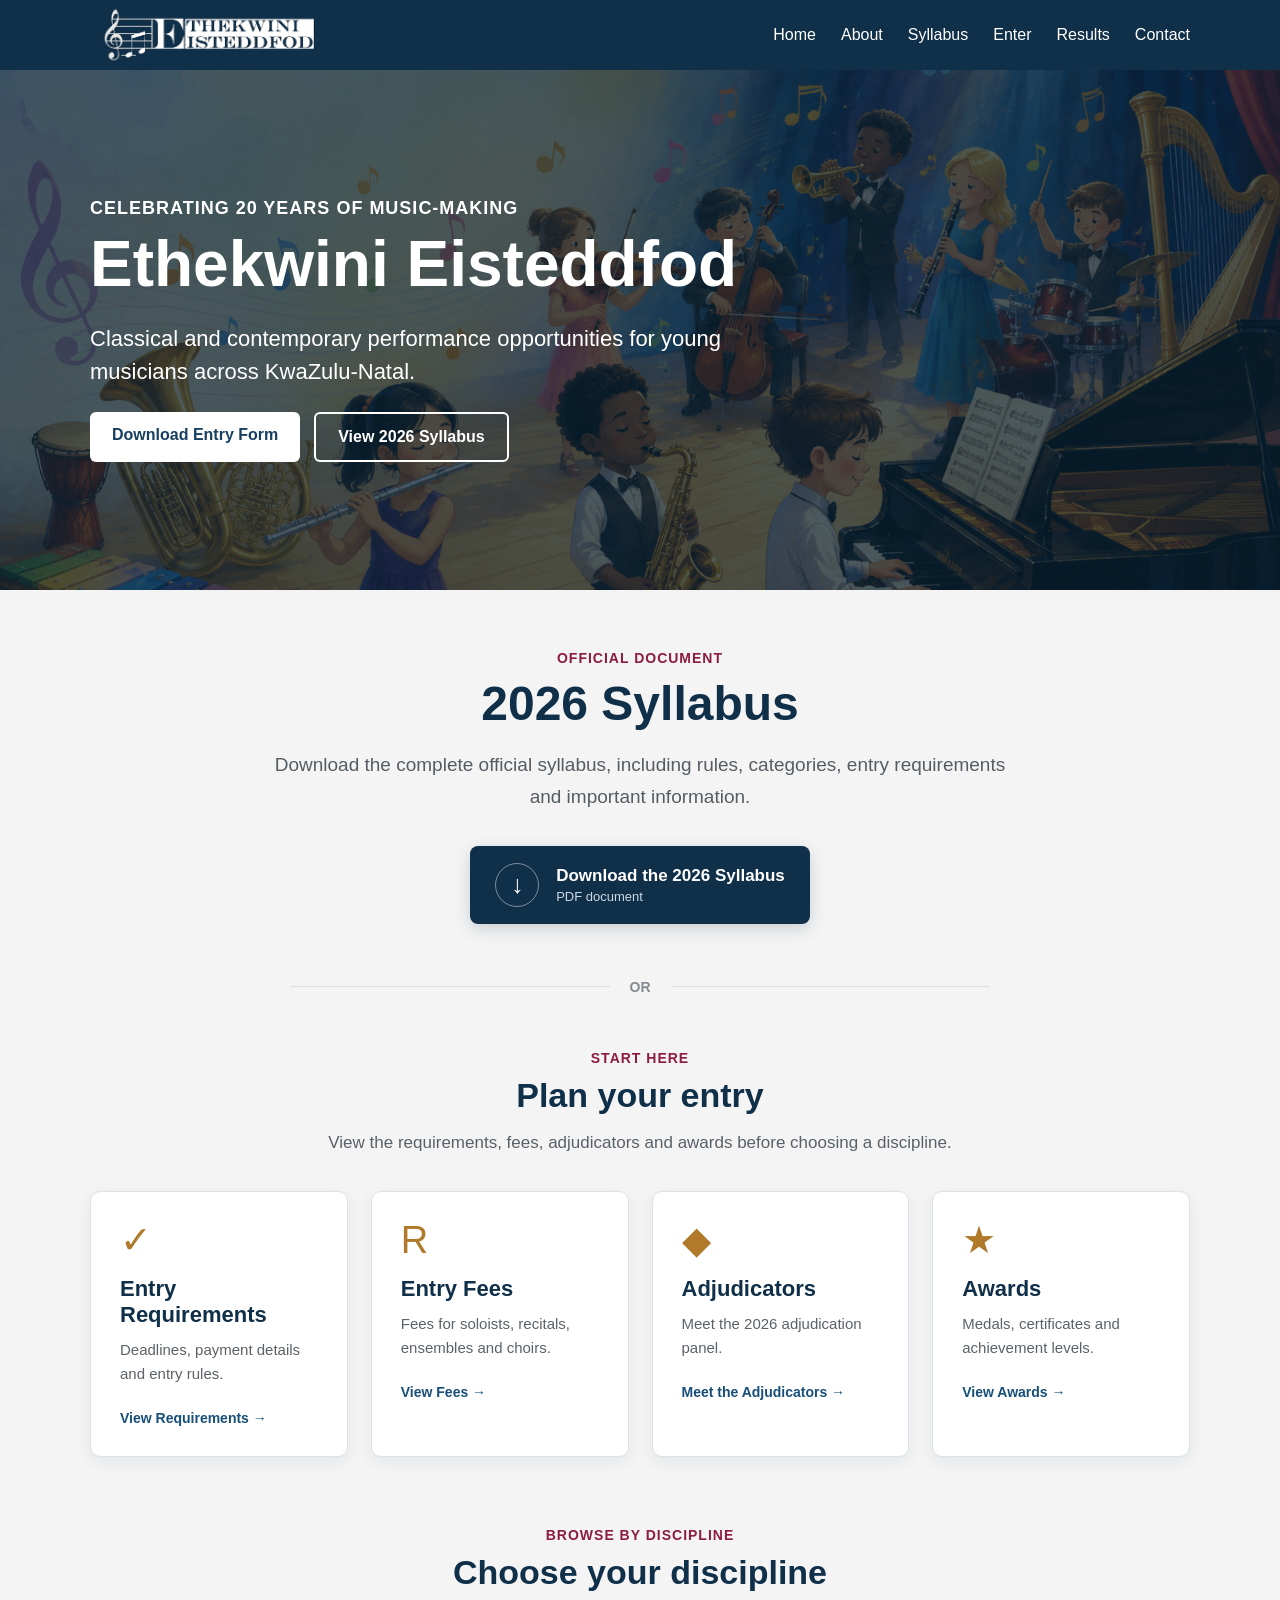
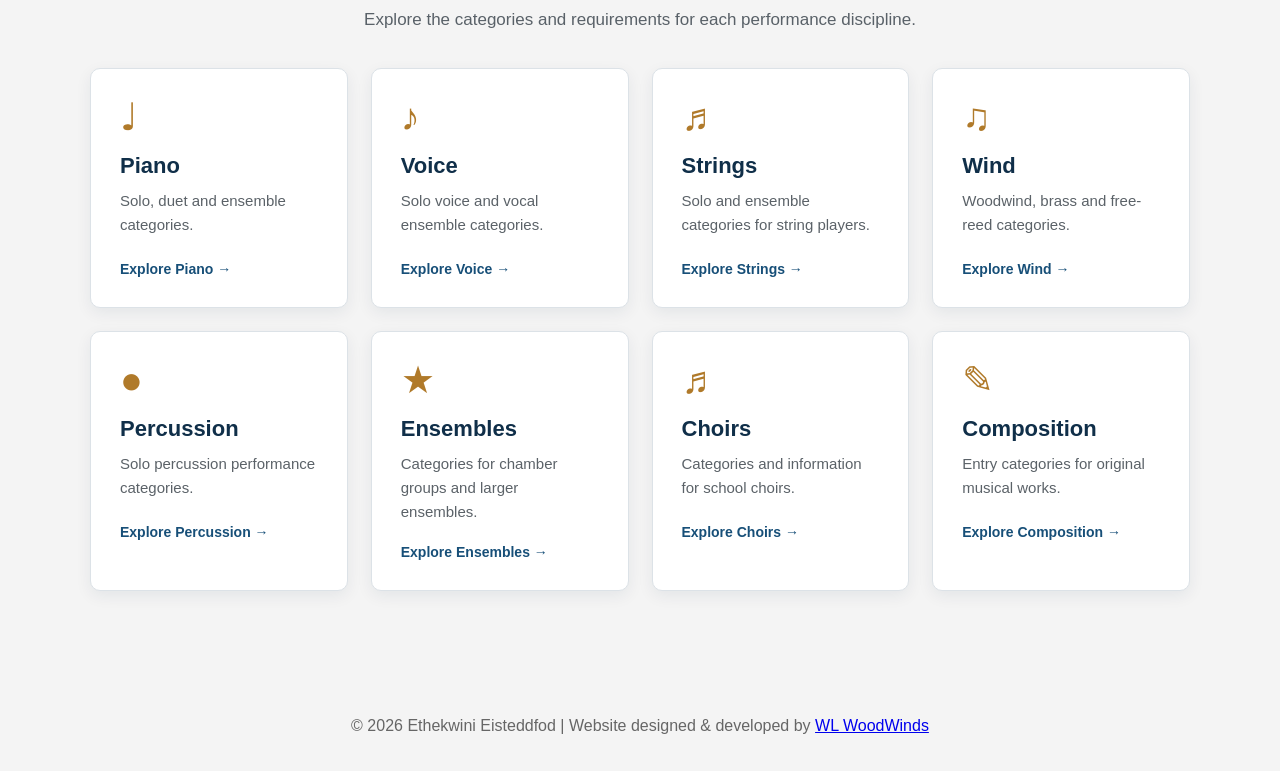
<file: Ethekwini_Eisteddfod/syllabus.html>
<!DOCTYPE html>
<html lang="en">

<head>
    <meta charset="UTF-8">
    <meta name="viewport" content="width=device-width, initial-scale=1.0">

    <title>Syllabus | Ethekwini Eisteddfod</title>

    <link rel="stylesheet" href="style.css">
</head>
<body>
<div id="scroll-indicator" aria-hidden="true">

    <svg class="scroll-chevron scroll-chevron-left"
         viewBox="0 0 24 24">
        <path d="M4 8l8 8 8-8"></path>
    </svg>

    <svg class="scroll-chevron scroll-chevron-right"
         viewBox="0 0 24 24">
        <path d="M4 8l8 8 8-8"></path>
    </svg>

</div>

<nav>
    
    <div class="nav-container">
        <a class="logo" href="index.html">
    <img src="images/EE_logo.jpg" alt="Ethekwini Eisteddfod Logo">
</a>

        <div class="nav-links">
            <a href="index.html">Home</a>
            <a href="about.html">About</a>
            <a href="syllabus.html" class="active">Syllabus</a>
            <a href="enter.html">Enter</a>
            <a href="#">Results</a>
            <a href="contact.html">Contact</a>
        </div>
    </div>
</nav>
    <header class="hero">
    <div class="hero-overlay">
        <div class="hero-content">
            <p class="hero-kicker">Celebrating 20 years of music-making</p>

            <h1>Ethekwini Eisteddfod</h1>

            <p class="hero-text">
                Classical and contemporary performance opportunities
                for young musicians across KwaZulu-Natal.
            </p>

            <div class="hero-buttons">
                <a class="primary-button"
                    href="enter.html#download-entry">Download Entry Form</a>
                <a class="secondary-button"
                    href="syllabus.html#syllabus-download">View 2026 Syllabus</a>
            </div>
        </div>
    </div>
</header>

    <main class="syllabus-page">

    <!-- SYLLABUS INTRO -->

    <section class="syllabus-intro" id="syllabus-download">

        <p class="section-label">Official Document</p>

        <h1>2026 Syllabus</h1>

        <p class="syllabus-lead">
            Download the complete official syllabus, including rules,
            categories, entry requirements and important information.
        </p>

        <a
            class="syllabus-download"
            href="docs/Ethekwini_Eisteddfod_2026_Syllabus.PDF"
            download
        >
            <span class="download-icon">↓</span>

            <span>
                <strong>Download the 2026 Syllabus</strong>
                <small>PDF document</small>
            </span>
        </a>

    </section>


    <!-- DIVIDER -->

    <div class="syllabus-divider">
        <span>or</span>
    </div>


    <!-- EXPLORE -->

    <section class="syllabus-explore">

        <div class="section-heading">
    <p class="section-label">Start Here</p>

    <h2>Plan your entry</h2>

    <p>
        View the requirements, fees, adjudicators and awards
        before choosing a discipline.
    </p>
</div>

<div class="discipline-grid plan-grid">

    <a class="discipline-card" href="#entry-requirements">
        <span class="discipline-icon">✓</span>
        <h3>Entry Requirements</h3>
        <p>Deadlines, payment details and entry rules.</p>
        <span class="card-link">View Requirements →</span>
    </a>

    <a class="discipline-card" href="#entry-fees">
        <span class="discipline-icon">R</span>
        <h3>Entry Fees</h3>
        <p>Fees for soloists, recitals, ensembles and choirs.</p>
        <span class="card-link">View Fees →</span>
    </a>

    <a class="discipline-card" href="#adjudicators">
        <span class="discipline-icon">◆</span>
        <h3>Adjudicators</h3>
        <p>Meet the 2026 adjudication panel.</p>
        <span class="card-link">Meet the Adjudicators →</span>
    </a>

    <a class="discipline-card" href="#awards">
        <span class="discipline-icon">★</span>
        <h3>Awards</h3>
        <p>Medals, certificates and achievement levels.</p>
        <span class="card-link">View Awards →</span>
    </a>

</div>

<div class="section-heading discipline-heading">
    <p class="section-label">Browse by Discipline</p>

    <h2>Choose your discipline</h2>

    <p>
        Explore the categories and requirements for each
        performance discipline.
    </p>
</div>

<div class="discipline-grid discipline-grid-four">

    <a class="discipline-card" href="#piano">
        <span class="discipline-icon">♩</span>
        <h3>Piano</h3>
        <p>Solo, duet and ensemble categories.</p>
        <span class="card-link">Explore Piano →</span>
    </a>

    <a class="discipline-card" href="#voice">
        <span class="discipline-icon">♪</span>
        <h3>Voice</h3>
        <p>Solo voice and vocal ensemble categories.</p>
        <span class="card-link">Explore Voice →</span>
    </a>

    <a class="discipline-card" href="#strings">
        <span class="discipline-icon">♬</span>
        <h3>Strings</h3>
        <p>Solo and ensemble categories for string players.</p>
        <span class="card-link">Explore Strings →</span>
    </a>

    <a class="discipline-card" href="#wind">
        <span class="discipline-icon">♫</span>
        <h3>Wind</h3>
        <p>Woodwind, brass and free-reed categories.</p>
        <span class="card-link">Explore Wind →</span>
    </a>

    <a class="discipline-card" href="#percussion">
        <span class="discipline-icon">●</span>
        <h3>Percussion</h3>
        <p>Solo percussion performance categories.</p>
        <span class="card-link">Explore Percussion →</span>
    </a>

    <a class="discipline-card" href="#ensembles">
        <span class="discipline-icon">★</span>
        <h3>Ensembles</h3>
        <p>Categories for chamber groups and larger ensembles.</p>
        <span class="card-link">Explore Ensembles →</span>
    </a>

    <a class="discipline-card" href="#choirs">
        <span class="discipline-icon">♬</span>
        <h3>Choirs</h3>
        <p>Categories and information for school choirs.</p>
        <span class="card-link">Explore Choirs →</span>
    </a>

    <a class="discipline-card" href="#composition">
        <span class="discipline-icon">✎</span>
        <h3>Composition</h3>
        <p>Entry categories for original musical works.</p>
        <span class="card-link">Explore Composition →</span>
    </a>

</div>

    </section>

</main>

    <footer>
    <p>
        &copy; 2026 Ethekwini Eisteddfod |
        Website designed & developed by
        <a href="https://www.facebook.com/WLWoodWindsKZN"
           target="_blank"
           rel="noopener noreferrer">
            WL WoodWinds
        </a>
    </p>
    </footer>

    <script src="script.js"></script>

</body>

</html>
</file>
<file: style.css>
nav {
    background-color: #102f49;
    padding: 0 20px;
}

.nav-container {
    max-width: 1100px;
    margin: 0 auto;
    min-height: 70px;

    display: flex;
    align-items: center;
    justify-content: space-between;
}

.logo {
    display: flex;
    align-items: center;
}

.logo img {
    height: 60px;
    width: auto;
    display: block;
}

.nav-links {
    display: flex;
    gap: 25px;
}

.nav-links a {
    color: white;
    text-decoration: none;
    font-size: 16px;
}

.nav-links a:hover {
    text-decoration: underline;
}
body {
    margin: 0;
    font-family: Arial, Helvetica, sans-serif;
    background-color: #f4f4f4;
    color: #222222;
}
html {
    scroll-behavior: smooth;
}
#download-entry {
    scroll-margin-top: 100px;
}

#syllabus-download {
    scroll-margin-top: 100px;
}

.hero {
    min-height: 520px;

    background-image:
        linear-gradient(rgba(8, 35, 55, 0.72), rgba(8, 35, 55, 0.72)),
        url("images/hero.png");

    background-size: cover;
    background-position: center;

    display: flex;
    align-items: center;
}

.hero-overlay {
    width: 100%;
}

.hero-content {
    max-width: 1100px;
    margin: 0 auto;
    padding: 80px 20px;
    color: white;
}

.hero-kicker {
    margin: 0 0 12px;
    font-size: 18px;
    font-weight: bold;
    letter-spacing: 1px;
    text-transform: uppercase;
}

.hero h1 {
    margin: 0;
    max-width: 800px;
    font-size: 64px;
    line-height: 1.05;
}

.hero-text {
    max-width: 650px;
    margin: 24px 0;
    font-size: 22px;
    line-height: 1.5;
}

.hero-buttons {
    display: flex;
    gap: 14px;
    flex-wrap: wrap;
}

.primary-button,
.secondary-button {
    display: inline-block;
    padding: 14px 22px;
    border-radius: 6px;
    text-decoration: none;
    font-weight: bold;
}

.primary-button {
    background-color: white;
    color: #173f5f;
}

.secondary-button {
    border: 2px solid white;
    color: white;
}

.primary-button:hover {
    background-color: #eeeeee;
}

.secondary-button:hover {
    background-color: white;
    color: #173f5f;
}

main {
    max-width: 900px;
    margin: 40px auto;
    padding: 20px;
}

.welcome {
    background-color: white;
    padding: 40px;
    border-radius: 10px;
    text-align: center;
}

.welcome h2 {
    font-size: 32px;
}

.welcome p {
    font-size: 18px;
    line-height: 1.6;
}

button {
    background-color: #173f5f;
    color: white;
    border: none;
    padding: 15px 25px;
    font-size: 17px;
    border-radius: 6px;
    cursor: pointer;
}

button:hover {
    background-color: #20639b;
}

#message {
    font-weight: bold;
    margin-top: 20px;
}

footer {
    text-align: center;
    padding: 20px;
    color: #666666;
}
.contact-page {
    max-width: 1100px;
    margin: 0 auto;
    padding: 60px 20px;
}

.contact-intro {
    max-width: 720px;
    margin: 0 auto 45px;
    text-align: center;
}

.contact-intro h1 {
    margin-bottom: 15px;
    font-size: 42px;
    color: #102f49;
}

.contact-intro p {
    font-size: 18px;
    line-height: 1.6;
    color: #555555;
}

.contact-details {
    display: grid;
    grid-template-columns: repeat(2, 1fr);
    gap: 22px;
}

.contact-card {
    padding: 28px;
    background-color: white;
    border-radius: 10px;
    box-shadow: 0 6px 18px rgba(0, 0, 0, 0.08);
}

.contact-card h2 {
    margin: 0 0 8px;
    font-size: 20px;
    color: #102f49;
}

.contact-card h3 {
    margin: 0 0 20px;
    font-size: 18px;
    color: #555555;
}

.contact-card p {
    margin: 10px 0;
    line-height: 1.5;
}

.contact-card a {
    color: #102f49;
}

.contact-note {
    font-size: 14px;
    font-style: italic;
    color: #777777;
}

.general-enquiry {
    display: grid;
    grid-template-columns: 1fr 1.5fr;
    gap: 50px;
    margin-top: 70px;
    padding: 45px;
    background-color: white;
    border-radius: 10px;
    box-shadow: 0 6px 18px rgba(0, 0, 0, 0.08);
}

.form-introduction h2 {
    margin-top: 0;
    font-size: 32px;
    color: #102f49;
}

.form-introduction p {
    font-size: 17px;
    line-height: 1.6;
    color: #555555;
}

.form-group {
    margin-bottom: 20px;
}

.form-group label {
    display: block;
    margin-bottom: 7px;
    font-weight: bold;
    color: #102f49;
}

.form-group input,
.form-group textarea {
    width: 100%;
    box-sizing: border-box;
    padding: 12px;
    border: 1px solid #b9c1c7;
    border-radius: 5px;
    font: inherit;
}

.form-group input:focus,
.form-group textarea:focus {
    outline: 2px solid #102f49;
    border-color: #102f49;
}

.contact-form button {
    padding: 14px 24px;
    border: none;
    border-radius: 5px;
    background-color: #102f49;
    color: white;
    font-size: 16px;
    font-weight: bold;
    cursor: pointer;
}

.contact-form button:hover {
    background-color: #1c4d72;
}

@media (max-width: 750px) {
    .contact-details,
    .general-enquiry {
        grid-template-columns: 1fr;
    }

    .general-enquiry {
        padding: 30px 22px;
    }
}
/* CONTACT PAGE */

.contact-page {
    max-width: 1100px;
    margin: 0 auto;
    padding: 50px 24px 70px;
}

.contact-intro {
    max-width: 700px;
    margin: 0 auto 40px;
    text-align: center;
}

.contact-intro h1 {
    margin-bottom: 12px;
    font-size: 42px;
    color: #102f49;
}

.contact-intro p {
    margin: 0;
    font-size: 18px;
    line-height: 1.6;
    color: #555;
}


/* Contact cards */

.contact-details {
    display: grid;
    grid-template-columns: repeat(2, minmax(0, 1fr));
    gap: 24px;
}

.contact-card {
    padding: 26px;
    background-color: #ffffff;
    border: 1px solid #dde3e8;
    border-radius: 10px;
    box-shadow: 0 4px 14px rgba(16, 47, 73, 0.08);
}

.contact-card h2 {
    margin: 0 0 8px;
    font-size: 21px;
    line-height: 1.3;
    color: #102f49;
}

.contact-card h3 {
    margin: 0 0 18px;
    font-size: 18px;
}

.contact-card p {
    margin: 9px 0;
    line-height: 1.5;
}

.contact-card a {
    color: #174f78;
    text-decoration: none;
}

.contact-card a:hover {
    text-decoration: underline;
}

.contact-note {
    margin-top: 14px;
    font-size: 14px;
    font-style: italic;
    color: #6b7280;
}


/* General enquiry section */

.general-enquiry {
    display: grid;
    grid-template-columns: 1fr 1.4fr;
    gap: 45px;
    align-items: start;

    margin-top: 55px;
    padding: 38px;

    background-color: #ffffff;
    border: 1px solid #dde3e8;
    border-radius: 10px;
    box-shadow: 0 4px 14px rgba(16, 47, 73, 0.08);
}

.form-introduction h2 {
    margin: 0 0 14px;
    font-size: 30px;
    color: #102f49;
}

.form-introduction p {
    margin: 0;
    line-height: 1.6;
    color: #555;
}


/* Form layout */

.contact-form {
    width: 100%;
}

.form-group {
    margin-bottom: 18px;
}

.form-group label {
    display: block;
    margin-bottom: 7px;
    font-weight: 600;
    color: #102f49;
}

.form-group input,
.form-group textarea {
    display: block;
    width: 100%;
    box-sizing: border-box;

    padding: 12px 13px;
    border: 1px solid #aeb8c0;
    border-radius: 6px;

    font: inherit;
    background-color: #ffffff;
}

.form-group textarea {
    min-height: 150px;
    resize: vertical;
}

.form-group input:focus,
.form-group textarea:focus {
    outline: none;
    border-color: #174f78;
    box-shadow: 0 0 0 3px rgba(23, 79, 120, 0.15);
}

.contact-form button {
    display: inline-block;
    padding: 13px 24px;

    border: none;
    border-radius: 6px;

    background-color: #174f78;
    color: #ffffff;

    font: inherit;
    font-weight: 600;
    cursor: pointer;
}

.contact-form button:hover {
    background-color: #102f49;
}


/* Mobile layout */

@media (max-width: 760px) {
    .contact-details,
    .general-enquiry {
        grid-template-columns: 1fr;
    }

    .contact-page {
        padding: 35px 16px 55px;
    }

    .general-enquiry {
        gap: 28px;
        padding: 25px 20px;
    }

    .contact-intro h1 {
        font-size: 34px;
    }
}
/* ==================================================
   ABOUT PAGE
   ================================================== */

.about-page {
    max-width: 1100px;
    margin: 0 auto;
    padding: 60px 24px 80px;
}


/* Page introduction */

.about-intro {
    max-width: 800px;
    margin: 0 auto 70px;
    text-align: center;
}

.section-label {
    margin: 0 0 10px;
    color: #b07a2a;
    font-size: 14px;
    font-weight: 700;
    letter-spacing: 1.5px;
    text-transform: uppercase;
}

.about-intro h1 {
    margin: 0 0 18px;
    color: #102f49;
    font-size: 46px;
    line-height: 1.15;
}

.about-lead {
    margin: 0;
    color: #555;
    font-size: 20px;
    line-height: 1.65;
}


/* General section layout */

.about-section {
    margin-bottom: 75px;
}

.about-section h2 {
    margin: 0 0 18px;
    color: #102f49;
    font-size: 34px;
    line-height: 1.25;
}

.about-section p {
    color: #50575d;
    font-size: 17px;
    line-height: 1.7;
}


/* Purpose section */

.about-purpose {
    display: grid;
    grid-template-columns: 1.5fr 0.7fr;
    gap: 55px;
    align-items: center;
}

.about-text p {
    margin: 0 0 17px;
}

.about-highlight {
    display: flex;
    min-height: 260px;
    flex-direction: column;
    justify-content: center;
    padding: 35px;
    background-color: #102f49;
    border-radius: 12px;
    color: white;
    text-align: center;
}

.highlight-number {
    display: block;
    font-size: 82px;
    font-weight: 700;
    line-height: 1;
}

.highlight-text {
    display: block;
    margin-top: 14px;
    font-size: 18px;
    line-height: 1.45;
}


/* Cards */

.section-heading {
    max-width: 700px;
    margin-bottom: 30px;
}

.about-cards {
    display: grid;
    grid-template-columns: repeat(3, 1fr);
    gap: 24px;
}

.about-card {
    padding: 30px;
    background-color: white;
    border: 1px solid #dce2e7;
    border-radius: 10px;
    box-shadow: 0 5px 16px rgba(16, 47, 73, 0.08);
}

.about-icon {
    margin-bottom: 18px;
    color: #b07a2a;
    font-size: 40px;
}

.about-card h3 {
    margin: 0 0 13px;
    color: #102f49;
    font-size: 21px;
}

.about-card p {
    margin: 0;
    font-size: 16px;
}


/* Venue */

.venue-section {
    display: grid;
    grid-template-columns: 1.3fr 0.7fr;
    gap: 50px;
    align-items: center;
}

.venue-section address {
    color: #50575d;
    font-size: 17px;
    font-style: normal;
    line-height: 1.7;
}

.venue-panel {
    padding: 34px;
    background-color: #f0eadf;
    border-left: 5px solid #b07a2a;
    border-radius: 8px;
}

.venue-panel p {
    margin: 0 0 10px;
    color: #7c5a25;
    font-size: 14px;
    font-weight: 700;
    letter-spacing: 1px;
    text-transform: uppercase;
}

.venue-panel strong {
    color: #102f49;
    font-size: 25px;
    line-height: 1.45;
}


/* Committee */

.committee-section {
    max-width: 750px;
}

.text-link {
    color: #174f78;
    font-weight: 700;
    text-decoration: none;
}

.text-link:hover {
    text-decoration: underline;
}


/* Call to action */

.about-cta {
    display: flex;
    align-items: center;
    justify-content: space-between;
    gap: 35px;
    padding: 40px;
    background-color: #102f49;
    border-radius: 12px;
    color: white;
}

.about-cta h2 {
    margin: 0 0 10px;
    font-size: 32px;
}

.about-cta p {
    margin: 0;
    color: #dce6ed;
    line-height: 1.6;
}

.about-cta .section-label {
    color: #e2ba78;
}

.about-cta-buttons {
    display: flex;
    gap: 14px;
    flex-shrink: 0;
}

.button-primary,
.button-secondary {
    display: inline-block;
    padding: 13px 20px;
    border-radius: 6px;
    font-weight: 700;
    text-decoration: none;
}

.button-primary {
    background-color: white;
    color: #102f49;
}

.button-primary:hover {
    background-color: #edf1f4;
}

.button-secondary {
    border: 1px solid white;
    color: white;
}

.button-secondary:hover {
    background-color: rgba(255, 255, 255, 0.1);
}


/* Mobile */

@media (max-width: 800px) {
    .about-purpose,
    .venue-section {
        grid-template-columns: 1fr;
    }

    .about-cards {
        grid-template-columns: 1fr;
    }

    .about-cta {
        align-items: flex-start;
        flex-direction: column;
    }

    .about-cta-buttons {
        flex-wrap: wrap;
    }

    .about-intro h1 {
        font-size: 37px;
    }
}

@media (max-width: 500px) {
    .about-page {
        padding: 40px 16px 60px;
    }

    .about-section {
        margin-bottom: 55px;
    }

    .about-highlight {
        min-height: auto;
    }

    .about-cta {
        padding: 28px 22px;
    }

    .about-cta-buttons {
        width: 100%;
        flex-direction: column;
    }

    .button-primary,
    .button-secondary {
        text-align: center;
    }
}/* ==================================================
   SYLLABUS PAGE
   ================================================== */

.syllabus-page {
    max-width: 1100px;
    margin: 0 auto;
    padding: 60px 24px 90px;
}


/* Introduction and download */

.syllabus-intro {
    max-width: 760px;
    margin: 0 auto;
    text-align: center;
}

.syllabus-intro h1 {
    margin: 0 0 18px;
    color: #102f49;
    font-size: 48px;
    line-height: 1.15;
}

.syllabus-lead {
    margin: 0 auto 32px;
    color: #555d63;
    font-size: 19px;
    line-height: 1.7;
}

.syllabus-download {
    display: inline-flex;
    align-items: center;
    gap: 17px;
    padding: 17px 25px;
    background-color: #102f49;
    border-radius: 8px;
    color: white;
    text-align: left;
    text-decoration: none;
    box-shadow: 0 5px 16px rgba(16, 47, 73, 0.18);
    transition:
        transform 0.2s ease,
        background-color 0.2s ease;
}

.syllabus-download:hover {
    background-color: #174563;
    transform: translateY(-2px);
}

.download-icon {
    display: flex;
    width: 42px;
    height: 42px;
    align-items: center;
    justify-content: center;
    border: 1px solid rgba(255, 255, 255, 0.45);
    border-radius: 50%;
    font-size: 25px;
}

.syllabus-download strong,
.syllabus-download small {
    display: block;
}

.syllabus-download strong {
    font-size: 17px;
}

.syllabus-download small {
    margin-top: 3px;
    color: #cbd9e2;
    font-size: 13px;
}


/* Or divider */

.syllabus-divider {
    display: flex;
    max-width: 700px;
    align-items: center;
    gap: 20px;
    margin: 55px auto;
    color: #858b90;
    font-size: 14px;
    font-weight: 700;
    text-transform: uppercase;
}

.syllabus-divider::before,
.syllabus-divider::after {
    height: 1px;
    flex: 1;
    background-color: #d9dee2;
    content: "";
}


/* Explore section */

.syllabus-explore .section-heading {
    max-width: 700px;
    margin: 0 auto 34px;
    text-align: center;
}

.syllabus-explore h2 {
    margin: 0 0 14px;
    color: #102f49;
    font-size: 34px;
}

.syllabus-explore .section-heading > p:last-child {
    margin: 0;
    color: #596168;
    font-size: 17px;
    line-height: 1.65;
}


/* Discipline cards */

.discipline-grid {
    display: grid;
    grid-template-columns: repeat(3, 1fr);
    gap: 23px;
}

.discipline-card {
    display: block;
    padding: 29px;
    background-color: white;
    border: 1px solid #dce2e7;
    border-radius: 10px;
    color: inherit;
    text-decoration: none;
    box-shadow: 0 5px 16px rgba(16, 47, 73, 0.07);
    transition:
        border-color 0.2s ease,
        box-shadow 0.2s ease,
        transform 0.2s ease;
}

.discipline-card:hover {
    border-color: #b07a2a;
    box-shadow: 0 10px 24px rgba(16, 47, 73, 0.12);
    transform: translateY(-4px);
}

.discipline-icon {
    display: block;
    margin-bottom: 17px;
    color: #b07a2a;
    font-size: 38px;
    line-height: 1;
}

.discipline-card h3 {
    margin: 0 0 10px;
    color: #102f49;
    font-size: 22px;
}

.discipline-card p {
    min-height: 52px;
    margin: 0 0 19px;
    color: #5b6268;
    font-size: 15px;
    line-height: 1.6;
}

.card-link {
    color: #174f78;
    font-size: 14px;
    font-weight: 700;
}


/* Mobile */

@media (max-width: 850px) {
    .discipline-grid {
        grid-template-columns: repeat(2, 1fr);
    }
}

@media (max-width: 560px) {
    .syllabus-page {
        padding: 42px 16px 65px;
    }

    .syllabus-intro h1 {
        font-size: 38px;
    }

    .syllabus-download {
        width: 100%;
        box-sizing: border-box;
        justify-content: center;
    }

    .discipline-grid {
        grid-template-columns: 1fr;
    }

    .discipline-card p {
        min-height: auto;
    }
}
/* ==========================
   ENTER PAGE
========================== */

.enter-page {
    max-width: 900px;
    margin: 0 auto;
    padding: 120px 20px 80px;
}

.enter-hero,
.submit-entry {
    background: #ffffff;
    padding: 40px;
    border-radius: 12px;
    margin-bottom: 40px;
    box-shadow: 0 5px 15px rgba(0,0,0,0.08);
}

.section-label {
    color: #8c1d40;
    font-weight: 700;
    text-transform: uppercase;
    letter-spacing: 1px;
    margin-bottom: 10px;
}

.enter-hero h1 {
    font-size: 2.6rem;
    margin-bottom: 20px;
    color: #222;
}

.enter-lead {
    font-size: 1.15rem;
    line-height: 1.7;
    color: #555;
    margin-bottom: 35px;
}

.submit-entry h2 {
    margin-bottom: 20px;
    color: #222;
}

.entry-email {
    margin: 25px 0;
    font-size: 1.2rem;
    line-height: 1.8;
}

.entry-email a {
    color: #8c1d40;
    text-decoration: none;
    font-weight: 600;
}

.entry-email a:hover {
    text-decoration: underline;
}

.entry-note {
    margin-top: 20px;
    color: #666;
    font-style: italic;
}
/* ==========================
   SCROLL INDICATOR
========================== */

#scroll-indicator {
    position: fixed;
    inset: 0;
    z-index: 9999;
    pointer-events: none;
    opacity: 0;
}

#scroll-indicator.show {
    animation: indicatorFade 3.5s ease forwards;
}

.scroll-chevron {
    position: absolute;
    bottom: 30px;
    width: 64px;
    height: 64px;

    fill: none;
    stroke: #ffffff;
    stroke-width: 3;
    stroke-linecap: round;
    stroke-linejoin: round;

    filter:
        drop-shadow(0 2px 2px rgba(0, 0, 0, 0.9))
        drop-shadow(0 0 8px rgba(0, 0, 0, 0.75));

    animation: chevronBounce 1s ease-in-out infinite;
}

.scroll-chevron-left {
    left: 60px;
}

.scroll-chevron-right {
    right: 60px;
}

@keyframes chevronBounce {
    0%,
    100% {
        transform: translateY(0);
    }

    50% {
        transform: translateY(10px);
    }
}

@keyframes indicatorFade {
    0% {
        opacity: 0;
    }

    15% {
        opacity: 1;
    }

    80% {
        opacity: 1;
    }

    100% {
        opacity: 0;
    }    
}
#entry-download-button {
    display: inline-block;
    transform-origin: center;
}
#entry-download-button.pulse-entry-button {
    animation: entryButtonPulse 0.45s ease-in-out 1;
}

@keyframes entryButtonPulse {
    0% {
        transform: scale(1);
    }

    50% {
        transform: scale(1.15);
    }

    100% {
        transform: scale(1);
    }
}
.plan-grid,
.discipline-grid-four {
    grid-template-columns: repeat(4, minmax(0, 1fr));
}

/*
.plan-grid {
    margin-bottom: 40px;
}
*/
.discipline-heading {
    padding-top: 70px;
}

@media (max-width: 900px) {
    .plan-grid,
    .discipline-grid-four {
        grid-template-columns: repeat(2, minmax(0, 1fr));
    }
}

@media (max-width: 560px) {
    .plan-grid,
    .discipline-grid-four {
        grid-template-columns: 1fr;
    }
}
/* =========================
   MOBILE LAYOUT
   ========================= */

@media (max-width: 768px) {

    /* Navigation */
    .nav-container {
        flex-direction: column;
        gap: 12px;
        padding: 12px 16px;
    }

    .nav-logo img {
        max-width: 180px;
        height: auto;
    }

    .nav-links {
        width: 100%;
        display: flex;
        flex-wrap: wrap;
        justify-content: center;
        gap: 6px 14px;
    }

    .nav-links a {
        font-size: 14px;
        padding: 6px 2px;
    }

    /* Hero */
    .hero {
        min-height: auto;
    }

    .hero-content {
        padding: 55px 20px;
        text-align: center;
    }

    .hero-kicker {
        font-size: 13px;
    }

    .hero-content h1 {
        font-size: 42px;
        line-height: 1.05;
    }

    .hero-text {
        font-size: 16px;
        line-height: 1.5;
    }

    /* Hero buttons */
    .hero-buttons {
        display: flex;
        flex-direction: column;
        gap: 12px;
        width: 100%;
    }

    .hero-buttons a {
        width: 100%;
        text-align: center;
        box-sizing: border-box;
    }

    /* General page spacing */
    main,
    section {
        padding-left: 16px;
        padding-right: 16px;
    }

    /* Card grids */
    .plan-grid,
    .discipline-grid,
    .card-grid,
    .contact-grid {
        grid-template-columns: 1fr;
    }

    /* Prevent form fields overflowing */
    input,
    select,
    textarea,
    button {
        width: 100%;
        max-width: 100%;
        box-sizing: border-box;
    }

    /* Footer */
    footer {
        padding-left: 20px;
        padding-right: 20px;
    }
}

/* =========================
   ADJUDICATOR ACCORDION
   ========================= */

.adjudicators-section {
    max-width: 1100px;
    margin: 0 auto;
    padding: 80px 24px;
}

.adjudicator-accordion {
    margin-top: 45px;
}

.adjudicator-item {
    background: #ffffff;
    border: 1px solid #d8e0e6;
    border-radius: 8px;
    margin-bottom: 14px;
    overflow: hidden;
    box-shadow: 0 3px 12px rgba(0, 0, 0, 0.05);
}

.adjudicator-toggle {
    width: 100%;
    display: flex;
    align-items: center;
    gap: 18px;

    padding: 18px 22px;

    background: #ffffff;
    border: none;
    cursor: pointer;

    text-align: left;
}

.adjudicator-toggle:hover {
    background: #f7f9fb;
}

.adjudicator-thumb {
    width: 65px;
    height: 65px;

    object-fit: cover;

    border-radius: 50%;
    flex-shrink: 0;
}

.adjudicator-placeholder {
    width: 65px;
    height: 65px;

    display: flex;
    align-items: center;
    justify-content: center;

    border-radius: 50%;

    background: #123b59;
    color: white;

    font-weight: 700;
    font-size: 18px;

    flex-shrink: 0;
}

.adjudicator-title {
    display: flex;
    flex-direction: column;
    gap: 4px;

    flex: 1;
}

.adjudicator-title strong {
    color: #0b3554;
    font-size: 19px;
}

.adjudicator-title small {
    color: #777;
    font-size: 13px;
}

.adjudicator-arrow {
    color: #b77a1d;

    font-size: 28px;
    font-weight: 300;

    transition: transform 0.3s ease;
}

.adjudicator-item.open .adjudicator-arrow {
    transform: rotate(45deg);
}


/* EXPANDING CONTENT */

.adjudicator-content {
    max-height: 0;
    overflow: hidden;

    transition: max-height 0.45s ease;
}

.adjudicator-content-inner {
    padding: 20px 30px 35px;
}

.adjudicator-content-inner::after {
    content: "";
    display: table;
    clear: both;
}

.adjudicator-photo {
    float: left;

    width: 260px;
    max-height: 340px;

    object-fit: cover;

    margin: 0 32px 18px 0;

    border-radius: 8px;
}
.adjudicator-bio {
    line-height: 1.7;
}

.adjudicator-bio h3 {
    margin-top: 0;

    color: #0b3554;

    font-size: 28px;
}

.adjudicator-speciality {
    display: inline-block;

    margin: 0 0 20px;

    padding: 6px 12px;

    background: #f4e6c8;
    color: #805415;

    border-radius: 20px;

    font-size: 12px;
    font-weight: 600;

    letter-spacing: 0.3px;
}

.adjudicator-bio p {
    margin-top: 0;
    margin-bottom: 18px;
}


/* PHONE */

@media (max-width: 700px) {

    .adjudicators-section {
        padding: 55px 16px;
    }

    .adjudicator-toggle {
        padding: 14px;
        gap: 12px;
    }

    .adjudicator-thumb {
        width: 52px;
        height: 52px;
    }

    .adjudicator-title strong {
        font-size: 17px;
    }

   .adjudicator-content-inner {
    padding: 10px 20px 28px;
    }

    .adjudicator-photo {
        float: none;

        display: block;

        width: 100%;
        max-width: 280px;
        max-height: none;

        margin: 0 auto 24px;
    }

    .adjudicator-photo-placeholder {
        width: 100%;
        max-width: 280px;
        height: 280px;

        margin: 0 auto;
    }

}
</file>
<file: Ethekwini_Eisteddfod/style.css>
nav {
    background-color: #102f49;
    padding: 0 20px;
}

.nav-container {
    max-width: 1100px;
    margin: 0 auto;
    min-height: 70px;

    display: flex;
    align-items: center;
    justify-content: space-between;
}

.logo {
    display: flex;
    align-items: center;
}

.logo img {
    height: 60px;
    width: auto;
    display: block;
}

.nav-links {
    display: flex;
    gap: 25px;
}

.nav-links a {
    color: white;
    text-decoration: none;
    font-size: 16px;
}

.nav-links a:hover {
    text-decoration: underline;
}
body {
    margin: 0;
    font-family: Arial, Helvetica, sans-serif;
    background-color: #f4f4f4;
    color: #222222;
}
html {
    scroll-behavior: smooth;
}
#download-entry {
    scroll-margin-top: 100px;
}

#syllabus-download {
    scroll-margin-top: 100px;
}

.hero {
    min-height: 520px;

    background-image:
        linear-gradient(rgba(8, 35, 55, 0.72), rgba(8, 35, 55, 0.72)),
        url("images/hero.png");

    background-size: cover;
    background-position: center;

    display: flex;
    align-items: center;
}

.hero-overlay {
    width: 100%;
}

.hero-content {
    max-width: 1100px;
    margin: 0 auto;
    padding: 80px 20px;
    color: white;
}

.hero-kicker {
    margin: 0 0 12px;
    font-size: 18px;
    font-weight: bold;
    letter-spacing: 1px;
    text-transform: uppercase;
}

.hero h1 {
    margin: 0;
    max-width: 800px;
    font-size: 64px;
    line-height: 1.05;
}

.hero-text {
    max-width: 650px;
    margin: 24px 0;
    font-size: 22px;
    line-height: 1.5;
}

.hero-buttons {
    display: flex;
    gap: 14px;
    flex-wrap: wrap;
}

.primary-button,
.secondary-button {
    display: inline-block;
    padding: 14px 22px;
    border-radius: 6px;
    text-decoration: none;
    font-weight: bold;
}

.primary-button {
    background-color: white;
    color: #173f5f;
}

.secondary-button {
    border: 2px solid white;
    color: white;
}

.primary-button:hover {
    background-color: #eeeeee;
}

.secondary-button:hover {
    background-color: white;
    color: #173f5f;
}

main {
    max-width: 900px;
    margin: 40px auto;
    padding: 20px;
}

.welcome {
    background-color: white;
    padding: 40px;
    border-radius: 10px;
    text-align: center;
}

.welcome h2 {
    font-size: 32px;
}

.welcome p {
    font-size: 18px;
    line-height: 1.6;
}

button {
    background-color: #173f5f;
    color: white;
    border: none;
    padding: 15px 25px;
    font-size: 17px;
    border-radius: 6px;
    cursor: pointer;
}

button:hover {
    background-color: #20639b;
}

#message {
    font-weight: bold;
    margin-top: 20px;
}

footer {
    text-align: center;
    padding: 20px;
    color: #666666;
}
.contact-page {
    max-width: 1100px;
    margin: 0 auto;
    padding: 60px 20px;
}

.contact-intro {
    max-width: 720px;
    margin: 0 auto 45px;
    text-align: center;
}

.contact-intro h1 {
    margin-bottom: 15px;
    font-size: 42px;
    color: #102f49;
}

.contact-intro p {
    font-size: 18px;
    line-height: 1.6;
    color: #555555;
}

.contact-details {
    display: grid;
    grid-template-columns: repeat(2, 1fr);
    gap: 22px;
}

.contact-card {
    padding: 28px;
    background-color: white;
    border-radius: 10px;
    box-shadow: 0 6px 18px rgba(0, 0, 0, 0.08);
}

.contact-card h2 {
    margin: 0 0 8px;
    font-size: 20px;
    color: #102f49;
}

.contact-card h3 {
    margin: 0 0 20px;
    font-size: 18px;
    color: #555555;
}

.contact-card p {
    margin: 10px 0;
    line-height: 1.5;
}

.contact-card a {
    color: #102f49;
}

.contact-note {
    font-size: 14px;
    font-style: italic;
    color: #777777;
}

.general-enquiry {
    display: grid;
    grid-template-columns: 1fr 1.5fr;
    gap: 50px;
    margin-top: 70px;
    padding: 45px;
    background-color: white;
    border-radius: 10px;
    box-shadow: 0 6px 18px rgba(0, 0, 0, 0.08);
}

.form-introduction h2 {
    margin-top: 0;
    font-size: 32px;
    color: #102f49;
}

.form-introduction p {
    font-size: 17px;
    line-height: 1.6;
    color: #555555;
}

.form-group {
    margin-bottom: 20px;
}

.form-group label {
    display: block;
    margin-bottom: 7px;
    font-weight: bold;
    color: #102f49;
}

.form-group input,
.form-group textarea {
    width: 100%;
    box-sizing: border-box;
    padding: 12px;
    border: 1px solid #b9c1c7;
    border-radius: 5px;
    font: inherit;
}

.form-group input:focus,
.form-group textarea:focus {
    outline: 2px solid #102f49;
    border-color: #102f49;
}

.contact-form button {
    padding: 14px 24px;
    border: none;
    border-radius: 5px;
    background-color: #102f49;
    color: white;
    font-size: 16px;
    font-weight: bold;
    cursor: pointer;
}

.contact-form button:hover {
    background-color: #1c4d72;
}

@media (max-width: 750px) {
    .contact-details,
    .general-enquiry {
        grid-template-columns: 1fr;
    }

    .general-enquiry {
        padding: 30px 22px;
    }
}
/* CONTACT PAGE */

.contact-page {
    max-width: 1100px;
    margin: 0 auto;
    padding: 50px 24px 70px;
}

.contact-intro {
    max-width: 700px;
    margin: 0 auto 40px;
    text-align: center;
}

.contact-intro h1 {
    margin-bottom: 12px;
    font-size: 42px;
    color: #102f49;
}

.contact-intro p {
    margin: 0;
    font-size: 18px;
    line-height: 1.6;
    color: #555;
}


/* Contact cards */

.contact-details {
    display: grid;
    grid-template-columns: repeat(2, minmax(0, 1fr));
    gap: 24px;
}

.contact-card {
    padding: 26px;
    background-color: #ffffff;
    border: 1px solid #dde3e8;
    border-radius: 10px;
    box-shadow: 0 4px 14px rgba(16, 47, 73, 0.08);
}

.contact-card h2 {
    margin: 0 0 8px;
    font-size: 21px;
    line-height: 1.3;
    color: #102f49;
}

.contact-card h3 {
    margin: 0 0 18px;
    font-size: 18px;
}

.contact-card p {
    margin: 9px 0;
    line-height: 1.5;
}

.contact-card a {
    color: #174f78;
    text-decoration: none;
}

.contact-card a:hover {
    text-decoration: underline;
}

.contact-note {
    margin-top: 14px;
    font-size: 14px;
    font-style: italic;
    color: #6b7280;
}


/* General enquiry section */

.general-enquiry {
    display: grid;
    grid-template-columns: 1fr 1.4fr;
    gap: 45px;
    align-items: start;

    margin-top: 55px;
    padding: 38px;

    background-color: #ffffff;
    border: 1px solid #dde3e8;
    border-radius: 10px;
    box-shadow: 0 4px 14px rgba(16, 47, 73, 0.08);
}

.form-introduction h2 {
    margin: 0 0 14px;
    font-size: 30px;
    color: #102f49;
}

.form-introduction p {
    margin: 0;
    line-height: 1.6;
    color: #555;
}


/* Form layout */

.contact-form {
    width: 100%;
}

.form-group {
    margin-bottom: 18px;
}

.form-group label {
    display: block;
    margin-bottom: 7px;
    font-weight: 600;
    color: #102f49;
}

.form-group input,
.form-group textarea {
    display: block;
    width: 100%;
    box-sizing: border-box;

    padding: 12px 13px;
    border: 1px solid #aeb8c0;
    border-radius: 6px;

    font: inherit;
    background-color: #ffffff;
}

.form-group textarea {
    min-height: 150px;
    resize: vertical;
}

.form-group input:focus,
.form-group textarea:focus {
    outline: none;
    border-color: #174f78;
    box-shadow: 0 0 0 3px rgba(23, 79, 120, 0.15);
}

.contact-form button {
    display: inline-block;
    padding: 13px 24px;

    border: none;
    border-radius: 6px;

    background-color: #174f78;
    color: #ffffff;

    font: inherit;
    font-weight: 600;
    cursor: pointer;
}

.contact-form button:hover {
    background-color: #102f49;
}


/* Mobile layout */

@media (max-width: 760px) {
    .contact-details,
    .general-enquiry {
        grid-template-columns: 1fr;
    }

    .contact-page {
        padding: 35px 16px 55px;
    }

    .general-enquiry {
        gap: 28px;
        padding: 25px 20px;
    }

    .contact-intro h1 {
        font-size: 34px;
    }
}
/* ==================================================
   ABOUT PAGE
   ================================================== */

.about-page {
    max-width: 1100px;
    margin: 0 auto;
    padding: 60px 24px 80px;
}


/* Page introduction */

.about-intro {
    max-width: 800px;
    margin: 0 auto 70px;
    text-align: center;
}

.section-label {
    margin: 0 0 10px;
    color: #b07a2a;
    font-size: 14px;
    font-weight: 700;
    letter-spacing: 1.5px;
    text-transform: uppercase;
}

.about-intro h1 {
    margin: 0 0 18px;
    color: #102f49;
    font-size: 46px;
    line-height: 1.15;
}

.about-lead {
    margin: 0;
    color: #555;
    font-size: 20px;
    line-height: 1.65;
}


/* General section layout */

.about-section {
    margin-bottom: 75px;
}

.about-section h2 {
    margin: 0 0 18px;
    color: #102f49;
    font-size: 34px;
    line-height: 1.25;
}

.about-section p {
    color: #50575d;
    font-size: 17px;
    line-height: 1.7;
}


/* Purpose section */

.about-purpose {
    display: grid;
    grid-template-columns: 1.5fr 0.7fr;
    gap: 55px;
    align-items: center;
}

.about-text p {
    margin: 0 0 17px;
}

.about-highlight {
    display: flex;
    min-height: 260px;
    flex-direction: column;
    justify-content: center;
    padding: 35px;
    background-color: #102f49;
    border-radius: 12px;
    color: white;
    text-align: center;
}

.highlight-number {
    display: block;
    font-size: 82px;
    font-weight: 700;
    line-height: 1;
}

.highlight-text {
    display: block;
    margin-top: 14px;
    font-size: 18px;
    line-height: 1.45;
}


/* Cards */

.section-heading {
    max-width: 700px;
    margin-bottom: 30px;
}

.about-cards {
    display: grid;
    grid-template-columns: repeat(3, 1fr);
    gap: 24px;
}

.about-card {
    padding: 30px;
    background-color: white;
    border: 1px solid #dce2e7;
    border-radius: 10px;
    box-shadow: 0 5px 16px rgba(16, 47, 73, 0.08);
}

.about-icon {
    margin-bottom: 18px;
    color: #b07a2a;
    font-size: 40px;
}

.about-card h3 {
    margin: 0 0 13px;
    color: #102f49;
    font-size: 21px;
}

.about-card p {
    margin: 0;
    font-size: 16px;
}


/* Venue */

.venue-section {
    display: grid;
    grid-template-columns: 1.3fr 0.7fr;
    gap: 50px;
    align-items: center;
}

.venue-section address {
    color: #50575d;
    font-size: 17px;
    font-style: normal;
    line-height: 1.7;
}

.venue-panel {
    padding: 34px;
    background-color: #f0eadf;
    border-left: 5px solid #b07a2a;
    border-radius: 8px;
}

.venue-panel p {
    margin: 0 0 10px;
    color: #7c5a25;
    font-size: 14px;
    font-weight: 700;
    letter-spacing: 1px;
    text-transform: uppercase;
}

.venue-panel strong {
    color: #102f49;
    font-size: 25px;
    line-height: 1.45;
}


/* Committee */

.committee-section {
    max-width: 750px;
}

.text-link {
    color: #174f78;
    font-weight: 700;
    text-decoration: none;
}

.text-link:hover {
    text-decoration: underline;
}


/* Call to action */

.about-cta {
    display: flex;
    align-items: center;
    justify-content: space-between;
    gap: 35px;
    padding: 40px;
    background-color: #102f49;
    border-radius: 12px;
    color: white;
}

.about-cta h2 {
    margin: 0 0 10px;
    font-size: 32px;
}

.about-cta p {
    margin: 0;
    color: #dce6ed;
    line-height: 1.6;
}

.about-cta .section-label {
    color: #e2ba78;
}

.about-cta-buttons {
    display: flex;
    gap: 14px;
    flex-shrink: 0;
}

.button-primary,
.button-secondary {
    display: inline-block;
    padding: 13px 20px;
    border-radius: 6px;
    font-weight: 700;
    text-decoration: none;
}

.button-primary {
    background-color: white;
    color: #102f49;
}

.button-primary:hover {
    background-color: #edf1f4;
}

.button-secondary {
    border: 1px solid white;
    color: white;
}

.button-secondary:hover {
    background-color: rgba(255, 255, 255, 0.1);
}


/* Mobile */

@media (max-width: 800px) {
    .about-purpose,
    .venue-section {
        grid-template-columns: 1fr;
    }

    .about-cards {
        grid-template-columns: 1fr;
    }

    .about-cta {
        align-items: flex-start;
        flex-direction: column;
    }

    .about-cta-buttons {
        flex-wrap: wrap;
    }

    .about-intro h1 {
        font-size: 37px;
    }
}

@media (max-width: 500px) {
    .about-page {
        padding: 40px 16px 60px;
    }

    .about-section {
        margin-bottom: 55px;
    }

    .about-highlight {
        min-height: auto;
    }

    .about-cta {
        padding: 28px 22px;
    }

    .about-cta-buttons {
        width: 100%;
        flex-direction: column;
    }

    .button-primary,
    .button-secondary {
        text-align: center;
    }
}/* ==================================================
   SYLLABUS PAGE
   ================================================== */

.syllabus-page {
    max-width: 1100px;
    margin: 0 auto;
    padding: 60px 24px 90px;
}


/* Introduction and download */

.syllabus-intro {
    max-width: 760px;
    margin: 0 auto;
    text-align: center;
}

.syllabus-intro h1 {
    margin: 0 0 18px;
    color: #102f49;
    font-size: 48px;
    line-height: 1.15;
}

.syllabus-lead {
    margin: 0 auto 32px;
    color: #555d63;
    font-size: 19px;
    line-height: 1.7;
}

.syllabus-download {
    display: inline-flex;
    align-items: center;
    gap: 17px;
    padding: 17px 25px;
    background-color: #102f49;
    border-radius: 8px;
    color: white;
    text-align: left;
    text-decoration: none;
    box-shadow: 0 5px 16px rgba(16, 47, 73, 0.18);
    transition:
        transform 0.2s ease,
        background-color 0.2s ease;
}

.syllabus-download:hover {
    background-color: #174563;
    transform: translateY(-2px);
}

.download-icon {
    display: flex;
    width: 42px;
    height: 42px;
    align-items: center;
    justify-content: center;
    border: 1px solid rgba(255, 255, 255, 0.45);
    border-radius: 50%;
    font-size: 25px;
}

.syllabus-download strong,
.syllabus-download small {
    display: block;
}

.syllabus-download strong {
    font-size: 17px;
}

.syllabus-download small {
    margin-top: 3px;
    color: #cbd9e2;
    font-size: 13px;
}


/* Or divider */

.syllabus-divider {
    display: flex;
    max-width: 700px;
    align-items: center;
    gap: 20px;
    margin: 55px auto;
    color: #858b90;
    font-size: 14px;
    font-weight: 700;
    text-transform: uppercase;
}

.syllabus-divider::before,
.syllabus-divider::after {
    height: 1px;
    flex: 1;
    background-color: #d9dee2;
    content: "";
}


/* Explore section */

.syllabus-explore .section-heading {
    max-width: 700px;
    margin: 0 auto 34px;
    text-align: center;
}

.syllabus-explore h2 {
    margin: 0 0 14px;
    color: #102f49;
    font-size: 34px;
}

.syllabus-explore .section-heading > p:last-child {
    margin: 0;
    color: #596168;
    font-size: 17px;
    line-height: 1.65;
}


/* Discipline cards */

.discipline-grid {
    display: grid;
    grid-template-columns: repeat(3, 1fr);
    gap: 23px;
}

.discipline-card {
    display: block;
    padding: 29px;
    background-color: white;
    border: 1px solid #dce2e7;
    border-radius: 10px;
    color: inherit;
    text-decoration: none;
    box-shadow: 0 5px 16px rgba(16, 47, 73, 0.07);
    transition:
        border-color 0.2s ease,
        box-shadow 0.2s ease,
        transform 0.2s ease;
}

.discipline-card:hover {
    border-color: #b07a2a;
    box-shadow: 0 10px 24px rgba(16, 47, 73, 0.12);
    transform: translateY(-4px);
}

.discipline-icon {
    display: block;
    margin-bottom: 17px;
    color: #b07a2a;
    font-size: 38px;
    line-height: 1;
}

.discipline-card h3 {
    margin: 0 0 10px;
    color: #102f49;
    font-size: 22px;
}

.discipline-card p {
    min-height: 52px;
    margin: 0 0 19px;
    color: #5b6268;
    font-size: 15px;
    line-height: 1.6;
}

.card-link {
    color: #174f78;
    font-size: 14px;
    font-weight: 700;
}


/* Mobile */

@media (max-width: 850px) {
    .discipline-grid {
        grid-template-columns: repeat(2, 1fr);
    }
}

@media (max-width: 560px) {
    .syllabus-page {
        padding: 42px 16px 65px;
    }

    .syllabus-intro h1 {
        font-size: 38px;
    }

    .syllabus-download {
        width: 100%;
        box-sizing: border-box;
        justify-content: center;
    }

    .discipline-grid {
        grid-template-columns: 1fr;
    }

    .discipline-card p {
        min-height: auto;
    }
}
/* ==========================
   ENTER PAGE
========================== */

.enter-page {
    max-width: 900px;
    margin: 0 auto;
    padding: 120px 20px 80px;
}

.enter-hero,
.submit-entry {
    background: #ffffff;
    padding: 40px;
    border-radius: 12px;
    margin-bottom: 40px;
    box-shadow: 0 5px 15px rgba(0,0,0,0.08);
}

.section-label {
    color: #8c1d40;
    font-weight: 700;
    text-transform: uppercase;
    letter-spacing: 1px;
    margin-bottom: 10px;
}

.enter-hero h1 {
    font-size: 2.6rem;
    margin-bottom: 20px;
    color: #222;
}

.enter-lead {
    font-size: 1.15rem;
    line-height: 1.7;
    color: #555;
    margin-bottom: 35px;
}

.submit-entry h2 {
    margin-bottom: 20px;
    color: #222;
}

.entry-email {
    margin: 25px 0;
    font-size: 1.2rem;
    line-height: 1.8;
}

.entry-email a {
    color: #8c1d40;
    text-decoration: none;
    font-weight: 600;
}

.entry-email a:hover {
    text-decoration: underline;
}

.entry-note {
    margin-top: 20px;
    color: #666;
    font-style: italic;
}
/* ==========================
   SCROLL INDICATOR
========================== */

#scroll-indicator {
    position: fixed;
    inset: 0;
    z-index: 9999;
    pointer-events: none;
    opacity: 0;
}

#scroll-indicator.show {
    animation: indicatorFade 3.5s ease forwards;
}

.scroll-chevron {
    position: absolute;
    bottom: 30px;
    width: 64px;
    height: 64px;

    fill: none;
    stroke: #ffffff;
    stroke-width: 3;
    stroke-linecap: round;
    stroke-linejoin: round;

    filter:
        drop-shadow(0 2px 2px rgba(0, 0, 0, 0.9))
        drop-shadow(0 0 8px rgba(0, 0, 0, 0.75));

    animation: chevronBounce 1s ease-in-out infinite;
}

.scroll-chevron-left {
    left: 60px;
}

.scroll-chevron-right {
    right: 60px;
}

@keyframes chevronBounce {
    0%,
    100% {
        transform: translateY(0);
    }

    50% {
        transform: translateY(10px);
    }
}

@keyframes indicatorFade {
    0% {
        opacity: 0;
    }

    15% {
        opacity: 1;
    }

    80% {
        opacity: 1;
    }

    100% {
        opacity: 0;
    }    
}
#entry-download-button {
    display: inline-block;
    transform-origin: center;
}
#entry-download-button.pulse-entry-button {
    animation: entryButtonPulse 0.45s ease-in-out 1;
}

@keyframes entryButtonPulse {
    0% {
        transform: scale(1);
    }

    50% {
        transform: scale(1.15);
    }

    100% {
        transform: scale(1);
    }
}
.plan-grid,
.discipline-grid-four {
    grid-template-columns: repeat(4, minmax(0, 1fr));
}

/*
.plan-grid {
    margin-bottom: 40px;
}
*/
.discipline-heading {
    padding-top: 70px;
}

@media (max-width: 900px) {
    .plan-grid,
    .discipline-grid-four {
        grid-template-columns: repeat(2, minmax(0, 1fr));
    }
}

@media (max-width: 560px) {
    .plan-grid,
    .discipline-grid-four {
        grid-template-columns: 1fr;
    }
}
</file>
